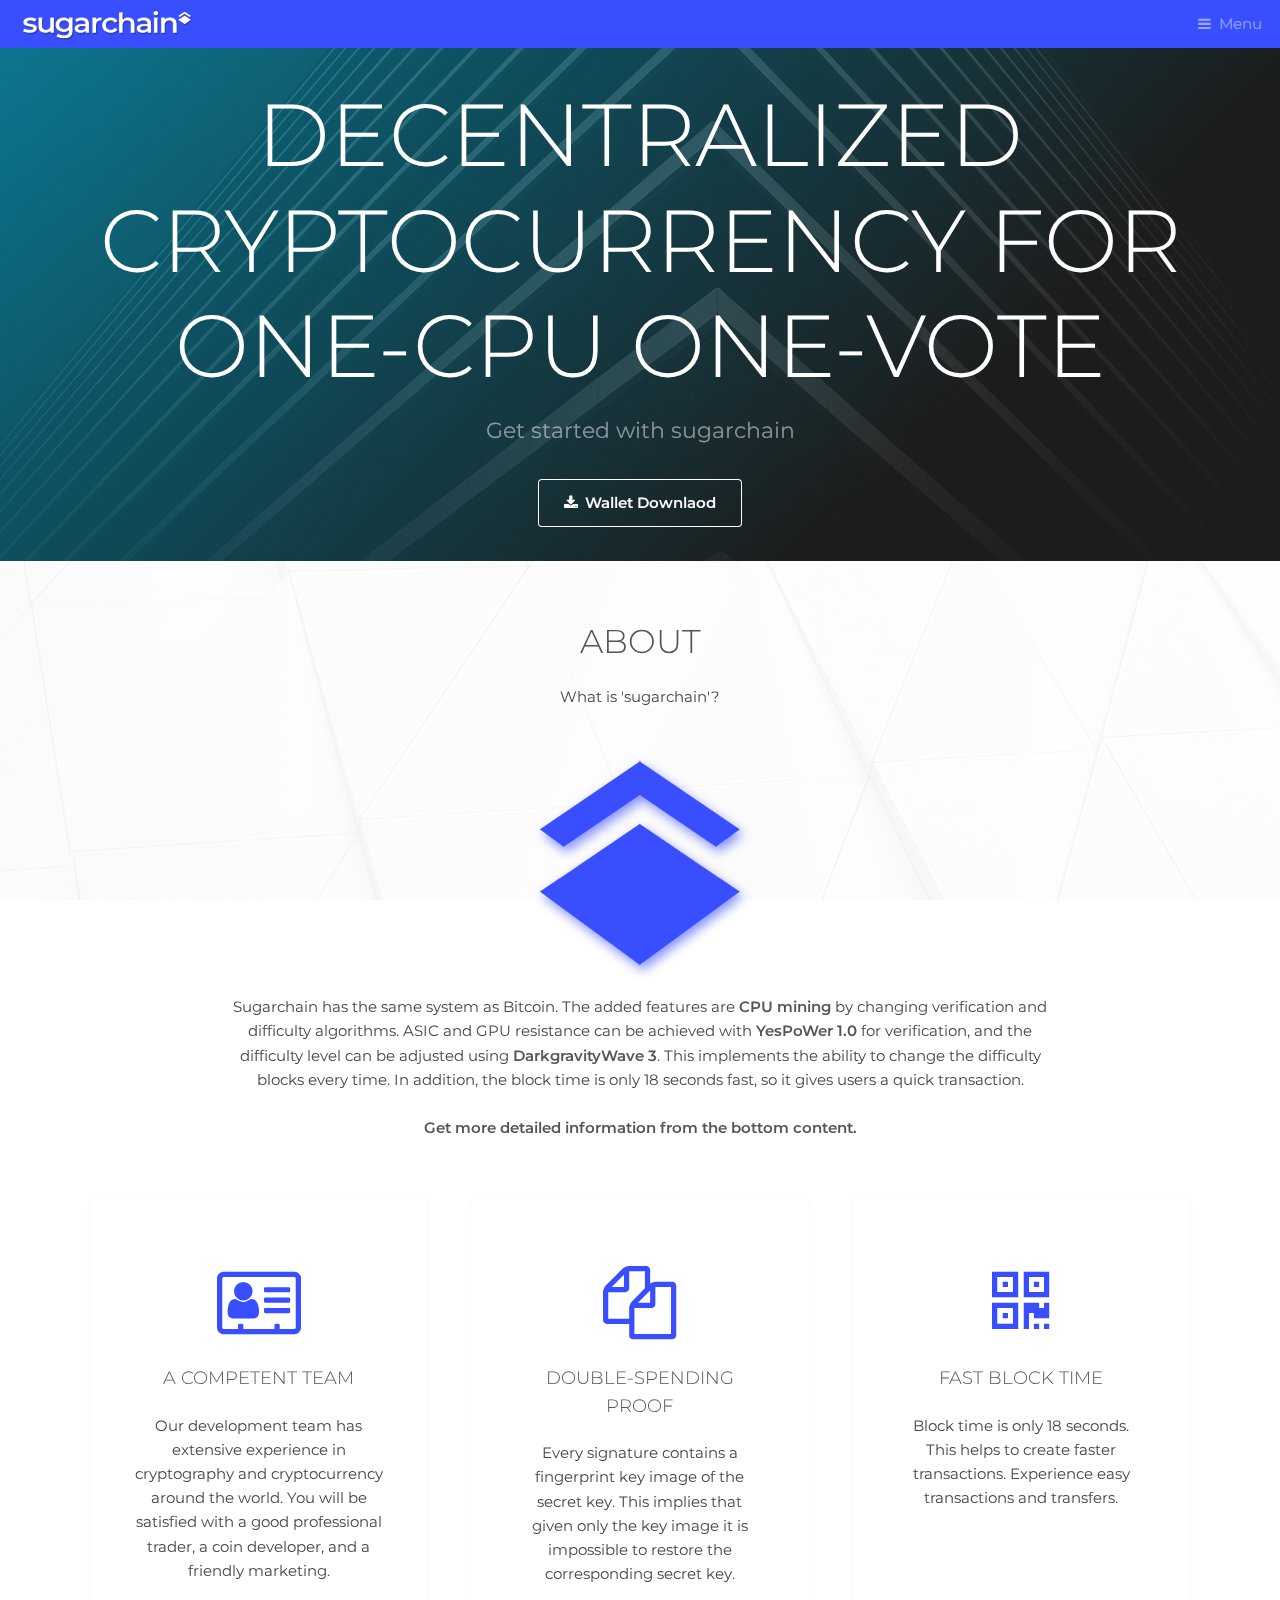
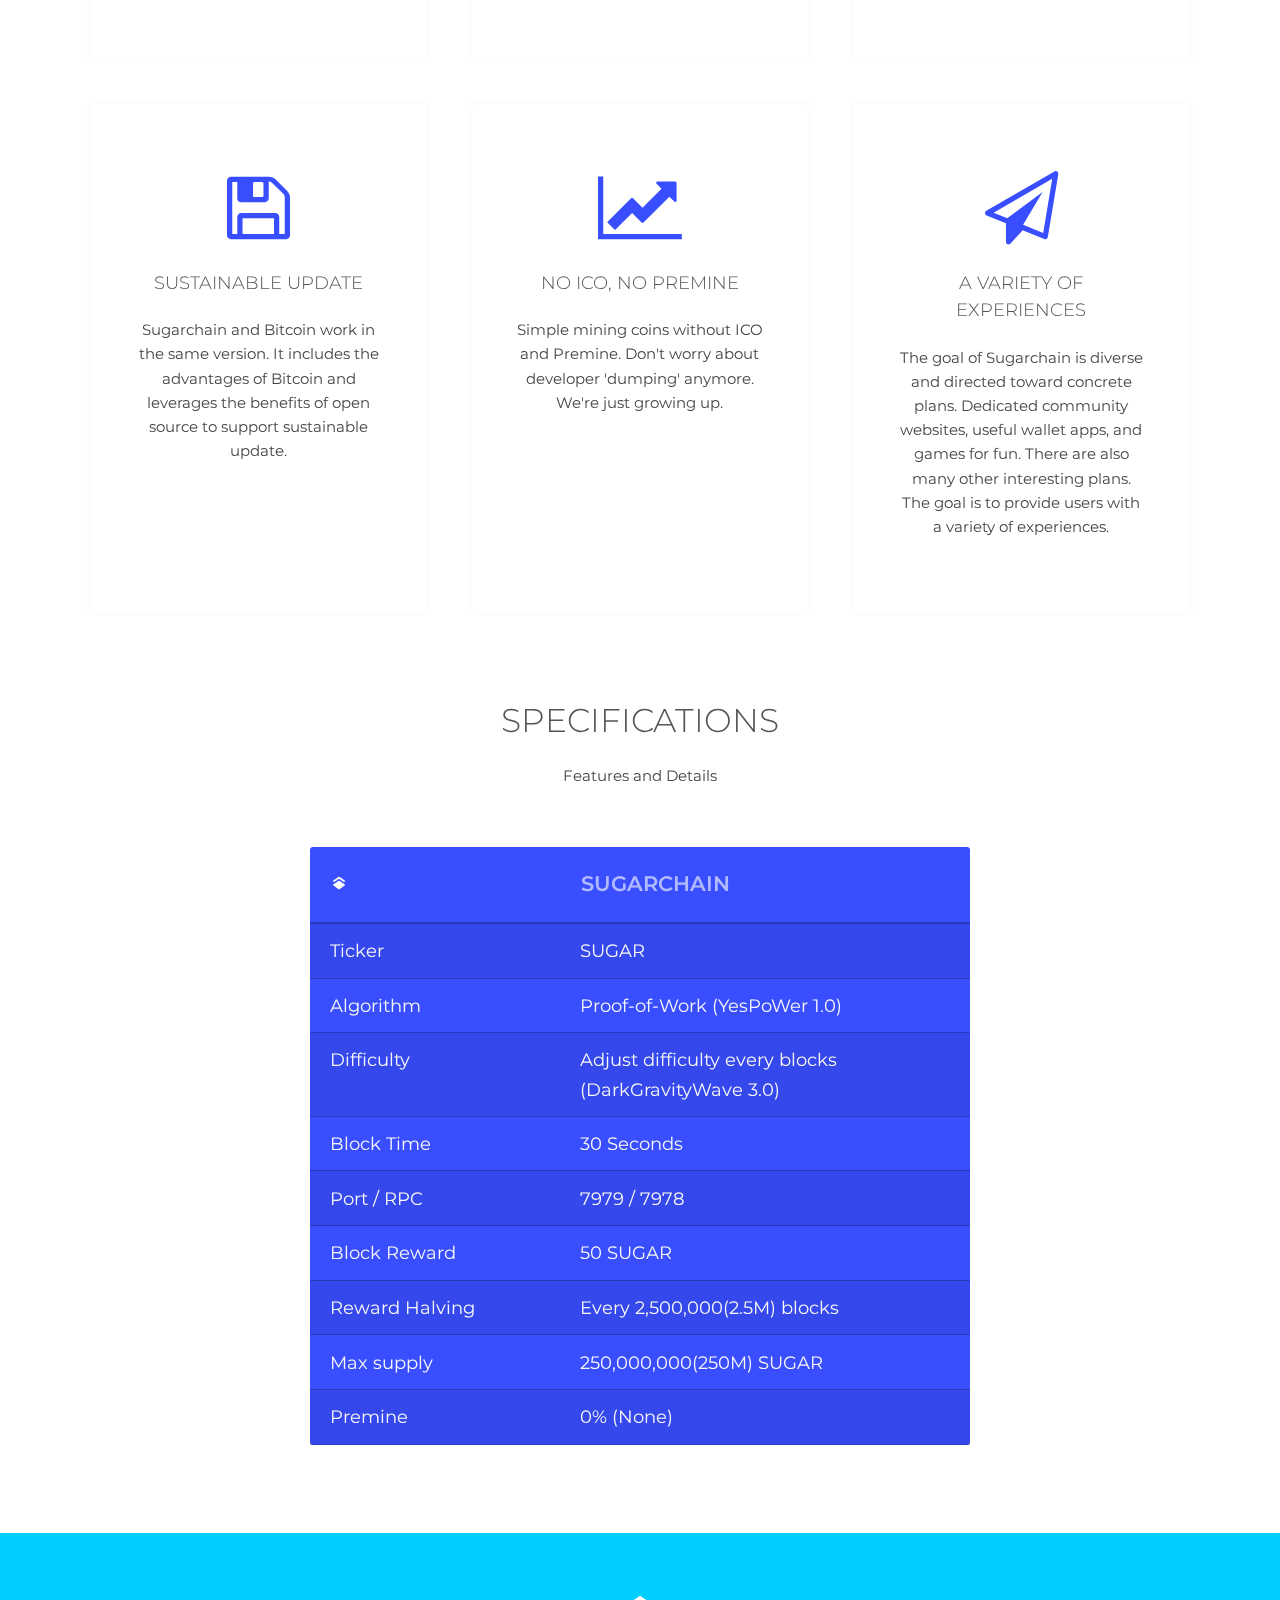
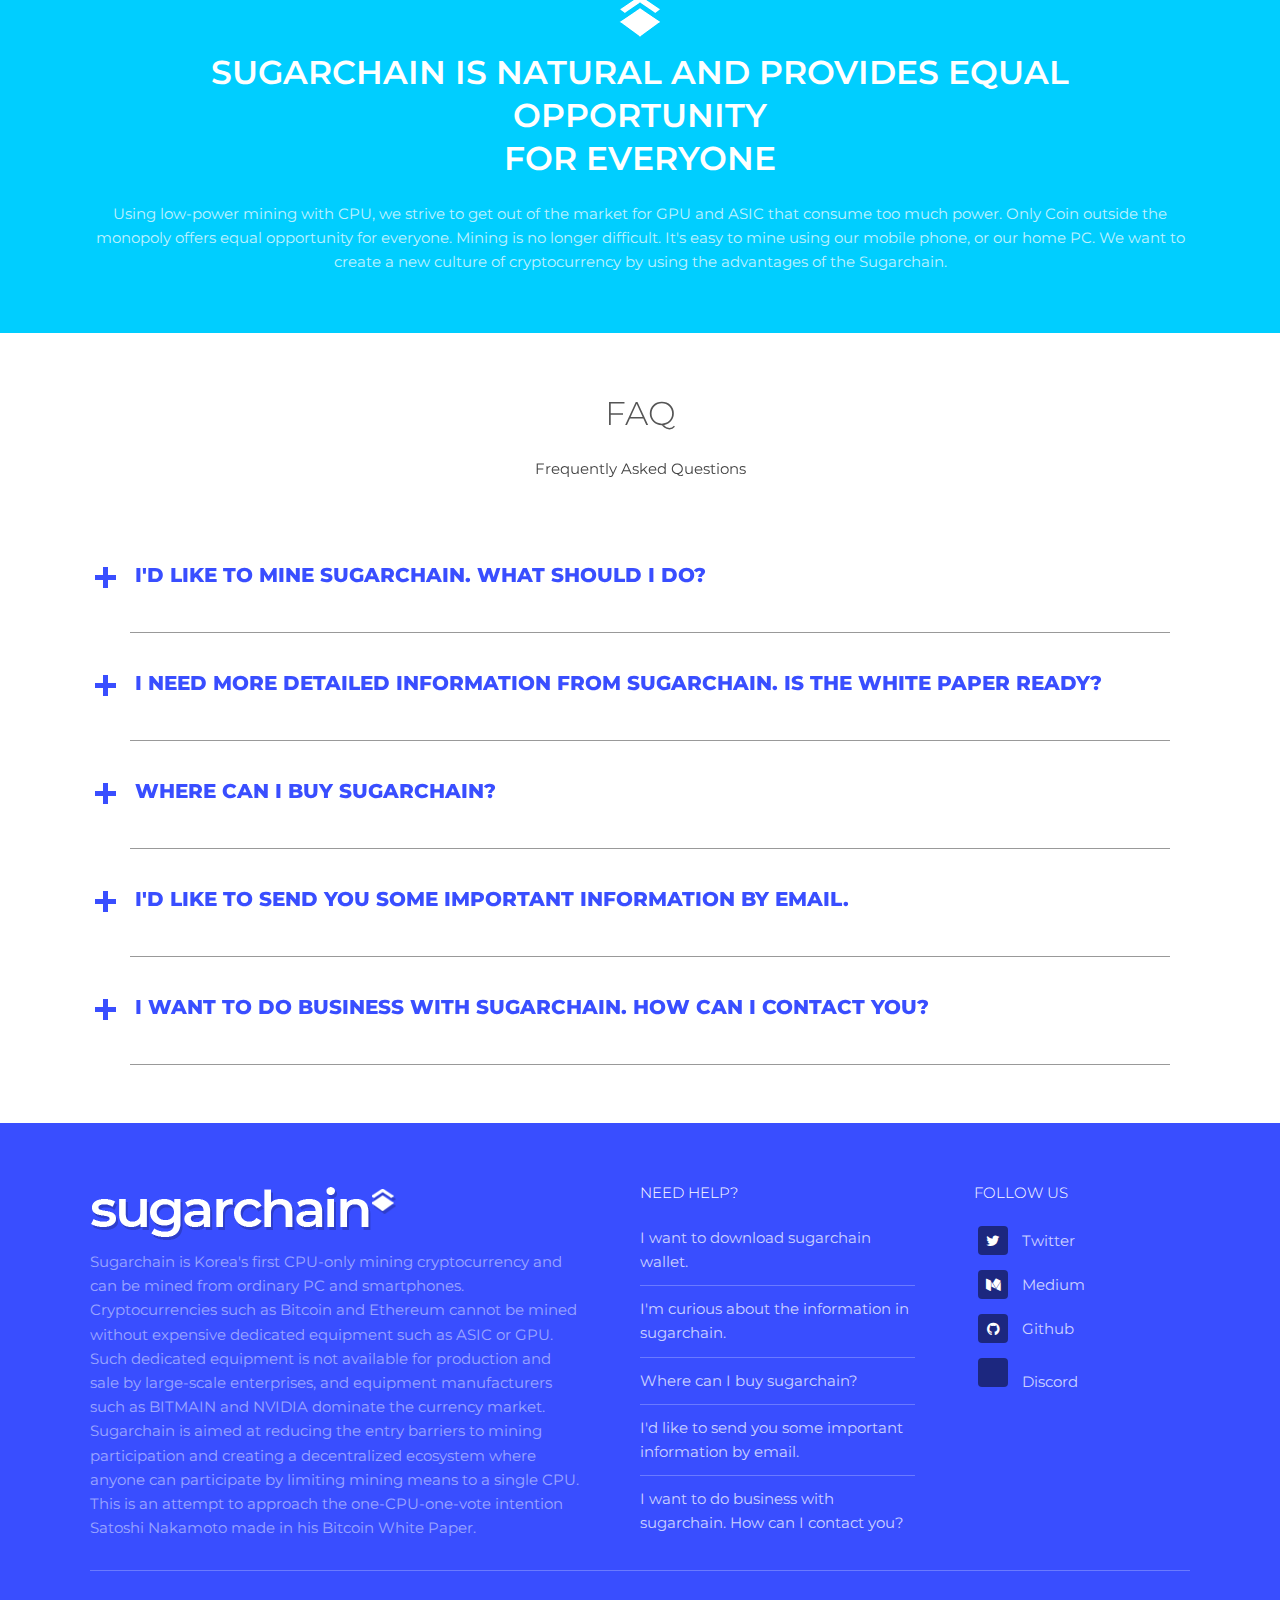
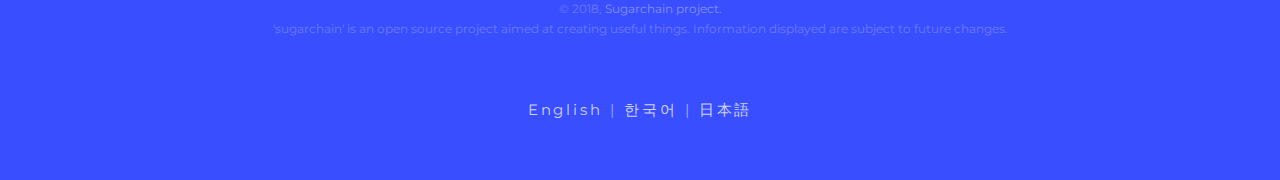
<file: sugarchain-web/index.html>
<!DOCTYPE HTML>

<html>
	<head>
        <meta charset="utf-8" />
		<title>SUGAR | sugarchain</title>
        <link rel='icon' type='image/png' href='images/192favicon.png'>
		<meta name="viewport" content="width=device-width, initial-scale=1, user-scalable=no" />
		<meta name="description" content="" />
		<meta name="keywords" content="" />
		<link rel="stylesheet" href="assets/css/main.css" />
		<link href="https://fonts.googleapis.com/css?family=Montserrat" rel="stylesheet">
		<link rel="stylesheet" href="https://use.fontawesome.com/releases/v5.5.0/css/all.css" integrity="sha384-B4dIYHKNBt8Bc12p+WXckhzcICo0wtJAoU8YZTY5qE0Id1GSseTk6S+L3BlXeVIU" crossorigin="anonymous">
	</head>
	<body class="is-preload">

<!-- Header -->
    <header id="header">
        <a class="logo" href="index.html"><img src="images/navmain.png" alt="" /></a>
        <nav>
            <a href="#menu">Menu</a>
        </nav>
    </header>

<!-- Nav -->
    <nav id="menu">
        <ul class="links">
            <li><a href="#">Web wallet</a></li>
            <li><a href="#">Explorer</a></li>
            <li><a href="#">White paper</a></li>
            <li><a href="#">How to mining</a></li>
            <li><a href="#">Mining pool list</a></li>
            <li><a href="#">Contact us</a></li>
        </ul>
    </nav>

<!-- Banner -->
    <section id="banner">
        <div class="inner">
            <h1>Decentralized cryptocurrency for one-CPU one-Vote</h1>
            <p>Get started with sugarchain</p>
            <a href="#" class="button icon fa-download">Wallet Downlaod</a>
        </div>
    </section>

<!-- About -->
    <section class="wrapper" style="padding-bottom: 0px;">
        <div class="inner">
            <header class="special">
                <h2>about</h2>
                  <p>What is 'sugarchain'?</p>
               <div class="image"><img src="images/mainlogo.png" alt="" /></div>
                <p>Sugarchain has the same system as Bitcoin. The added features are <strong>CPU mining</strong> by changing verification and difficulty algorithms. ASIC and GPU resistance can be achieved with <strong>YesPoWer 1.0</strong> for verification, and the difficulty level can be adjusted using <strong>DarkgravityWave 3</strong>. This implements the ability to change the difficulty blocks every time.
                In addition, the block time is only 18 seconds fast, so it gives users a quick transaction.<br><br><strong>Get more detailed information from the bottom content.</strong></p>
            </header>
            <div class="highlights">
                <section>
                    <div class="content">
                        <header>
                            <a href="#" class="icon fa-vcard-o"><span class="label">Icon</span></a>
                            <h3>a competent team</h3>
                        </header>
                        <p>Our development team has extensive experience in cryptography and cryptocurrency around the world. You will be satisfied with a good professional trader, a coin developer, and a friendly marketing.</p>
                    </div>
                </section>
                <section>
                    <div class="content">
                        <header>
                            <a href="#" class="icon fa-files-o"><span class="label">Icon</span></a>
                            <h3>double-spending proof</h3>
                        </header>
                        <p>Every signature contains a fingerprint key image of the secret key. This implies that given only the key image it is impossible to restore the corresponding secret key.</p>
                    </div>
                </section>
                <section>
                    <div class="content">
                        <header>
                            <a href="#" class="icon fa-qrcode"><span class="label">Icon</span></a>
                            <h3>Fast block time</h3>
                        </header>
                        <p>Block time is only 18 seconds. This helps to create faster transactions. Experience easy transactions and transfers.</p>
                    </div>
                </section>
                <section>
                    <div class="content">
                        <header>
                            <a href="#" class="icon fa-floppy-o"><span class="label">Icon</span></a>
                            <h3>Sustainable Update</h3>
                        </header>
                        <p>Sugarchain and Bitcoin work in the same version. It includes the advantages of Bitcoin and leverages the benefits of open source to support sustainable update.</p>
                    </div>
                </section>
                <section>
                    <div class="content">
                        <header>
                            <a href="#" class="icon fa-line-chart"><span class="label">Icon</span></a>
                            <h3>No ICO, No Premine</h3>
                        </header>
                        <p>Simple mining coins without ICO and Premine. Don't worry about developer 'dumping' anymore. We're just growing up.</p>
                    </div>
                </section>
                <section>
                    <div class="content">
                        <header>
                            <a href="#" class="icon fa-paper-plane-o"><span class="label">Icon</span></a>
                            <h3>a variety of experiences</h3>
                        </header>
                        <p>The goal of Sugarchain is diverse and directed toward concrete plans. Dedicated community websites, useful wallet apps, and games for fun. There are also many other interesting plans. The goal is to provide users with a variety of experiences.</p>
                    </div>
                </section>

            </div>
        </div>
    </section>

<!-- SPEC -->
    <section class="wrapper" style="padding-top: 50px;">
        <div class="inner">
            <header class="special">
                <h2>SPECIFICATIONS</h2>
                <p>Features and Details</p>
            </header>
            <table class="flat-table flat-table-1" style="margin-bottom: 4rem;">
                <thead>
                    <th><img src="images/cal.png" alt="" /style="width: 0.8em"></th>
                    <th>SUGARCHAIN</th>
                </thead>
                <tbody>
                    <tr>
                        <td>Ticker</td>
                        <td>SUGAR</td>
                    </tr>
                    <tr>
                        <td>Algorithm</td>
                        <td>Proof-of-Work (YesPoWer 1.0)</td>
                    </tr>
                    <tr>
                        <td>Difficulty</td>
                        <td>Adjust difficulty every blocks<br>(DarkGravityWave 3.0)</td>
                    </tr>
                    <tr>
                        <td>Block Time</td>
                        <td>30 Seconds</td>
                    </tr>
                    <tr>
                        <td>Port / RPC</td>
                        <td>7979 / 7978</td>
                    </tr>
                    <tr>
                        <td>Block Reward</td>
                        <td>50 SUGAR</td>
                    </tr>
                    <tr>
                        <td>Reward Halving</td>
                        <td>Every 2,500,000(2.5M) blocks</td>
                    </tr>
                    <tr>
                        <td>Max supply</td>
                        <td>250,000,000(250M) SUGAR</td>
                    </tr>		
                    <tr>
                        <td>Premine</td>
                        <td>0% (None)</td>
                    </tr>
                </tbody>
            </table>
        </div>
    </section>

<!-- CTA -->
    <section id="cta" class="wrapper">
        <div class="inner">
            <h2><img src="images/cal.png" alt="" /><strong><br>Sugarchain is natural and provides equal opportunity<br>for everyone</strong></h2>
            <p>Using low-power mining with CPU, we strive to get out of the market for GPU and ASIC that consume too much power. Only Coin outside the monopoly offers equal opportunity for everyone. Mining is no longer difficult. It's easy to mine using our mobile phone, or our home PC. We want to create a new culture of cryptocurrency by using the advantages of the Sugarchain.</p>
        </div>
    </section>

<!-- FAQ -->
    <div class="wrapper">
        <div class="inner">
            <header class="special">
                <h2>FAQ</h2>
                    <p>Frequently Asked Questions</p>
            </header>
          <ul class="faq">
            <li>
              <h3 class="question">I'd like to mine Sugarchain. What should I do?
                <div class="plus-minus-toggle collapsed"></div>
              </h3>
              <div class="answer">Answer. Donec vitae tellus risus. Aenean sed fermentum risus. Phasellus venenatis 
                ultricies dignissim. Nunc ante lectus, accumsan non porta at. Donec vitae tellus risus. Aenean sed 
                fermentum risus. Phasellus venenatis ultricies dignissim.</div>
            </li>
            <li>
              <h3 class="question">I need more detailed information from Sugarchain. Is the white paper ready?
                <div class="plus-minus-toggle collapsed"></div>
              </h3>
              <div class="answer">Answer. Donec vitae tellus risus. Aenean sed fermentum risus. Phasellus venenatis 
                ultricies dignissim. Nunc ante lectus, accumsan non porta at. Donec vitae tellus risus. Aenean sed 
                fermentum risus. Phasellus venenatis ultricies dignissim.</div>
            </li>
                <li>
              <h3 class="question">Where can I buy sugarchain?
                <div class="plus-minus-toggle collapsed"></div>
              </h3>
              <div class="answer">Answer. Donec vitae tellus risus. Aenean sed fermentum risus. Phasellus venenatis 
                ultricies dignissim. Nunc ante lectus, accumsan non porta at. Donec vitae tellus risus. Aenean sed 
                fermentum risus. Phasellus venenatis ultricies dignissim.</div>
            </li>
                <li>
              <h3 class="question">I'd like to send you some important information by email.
                <div class="plus-minus-toggle collapsed"></div>
              </h3>
              <div class="answer">Answer. Donec vitae tellus risus. Aenean sed fermentum risus. Phasellus venenatis 
                ultricies dignissim. Nunc ante lectus, accumsan non porta at. Donec vitae tellus risus. Aenean sed 
                fermentum risus. Phasellus venenatis ultricies dignissim.</div>
            </li>
                <li>
              <h3 class="question">I want to do business with sugarchain. How can I contact you?
                <div class="plus-minus-toggle collapsed"></div>
              </h3>
              <div class="answer">Answer. Donec vitae tellus risus. Aenean sed fermentum risus. Phasellus venenatis 
                ultricies dignissim. Nunc ante lectus, accumsan non porta at. Donec vitae tellus risus. Aenean sed 
                fermentum risus. Phasellus venenatis ultricies dignissim.</div>
            </li>
          </ul>
        </div>
    </div>

<!-- Footer -->
    <footer id="footer">
        <div class="inner">
            <div class="content">
                <section>
                    <div class="image"><img src="images/foologo.png" alt="" /></div>
                    
                    <p>Sugarchain is Korea's first CPU-only mining cryptocurrency and can be mined from ordinary PC and smartphones. Cryptocurrencies such as Bitcoin and Ethereum cannot be mined without expensive dedicated equipment such as ASIC or GPU. Such dedicated equipment is not available for production and sale by large-scale enterprises, and equipment manufacturers such as BITMAIN and NVIDIA dominate the currency market. Sugarchain is aimed at reducing the entry barriers to mining participation and creating a decentralized ecosystem where anyone can participate by limiting mining means to a single CPU. This is an attempt to approach the one-CPU-one-vote intention Satoshi Nakamoto made in his Bitcoin White Paper.</p>
                    
                </section>
                <section>
                    <h4>Need help?</h4>
                    <ul class="alt">
                        <li><a href="#">I want to download sugarchain wallet.</a></li>
                        <li><a href="#">I'm curious about the information in sugarchain.</a></li>
                        <li><a href="#">Where can I buy sugarchain?</a></li>
                        <li><a href="#">I'd like to send you some important information by email.</a></li>
                        <li><a href="#">I want to do business with sugarchain. How can I contact you?</a></li>
                    </ul>
                </section>
                <section>
                    <h4>FOLLOW US</h4>
                    <ul class="plain">
                        <li><a href="https://twitter.com/sugarchain_dev" target="_blank"><i class="icon fa-twitter"></i>Twitter</a></li>
                        <li><a href="https://medium.com/@sugarchain_dev" target="_blank"><i class="icon fa-medium"></i>Medium</a></li>
                        <li><a href="https://github.com/sugarchain" target="_blank"><i class="icon fa-github" ></i>Github</a></li>
                        <li><a href="https://discord.gg/JDCfAD" target="_blank"><i class="icon"><i class="fab fa-discord"></i></i>Discord</a></li>
                    </ul>
                </section>
            </div>
            <div class="copyright">
                &copy; 2018, <a href="https://github.com/sugarchain">Sugarchain project.</a><br>'sugarchain' is an open source project aimed at creating useful things. Information displayed are subject to future changes.
            </div>
            <div class="lang">
                <a href="index.html" target="_self">English</a> |
                <a href="/kr/index.html" target="_self">한국어</a> |
                <a href="/jp/index.html" target="_self">日本語</a>
            </div>
        </div>
    </footer>

<!-- Scripts -->
    <script src="assets/js/jquery.min.js"></script>
    <script src="assets/js/browser.min.js"></script>
    <script src="assets/js/breakpoints.min.js"></script>
    <script src="assets/js/util.js"></script>
    <script src="assets/js/main.js"></script>

	</body>
</html>
</file>
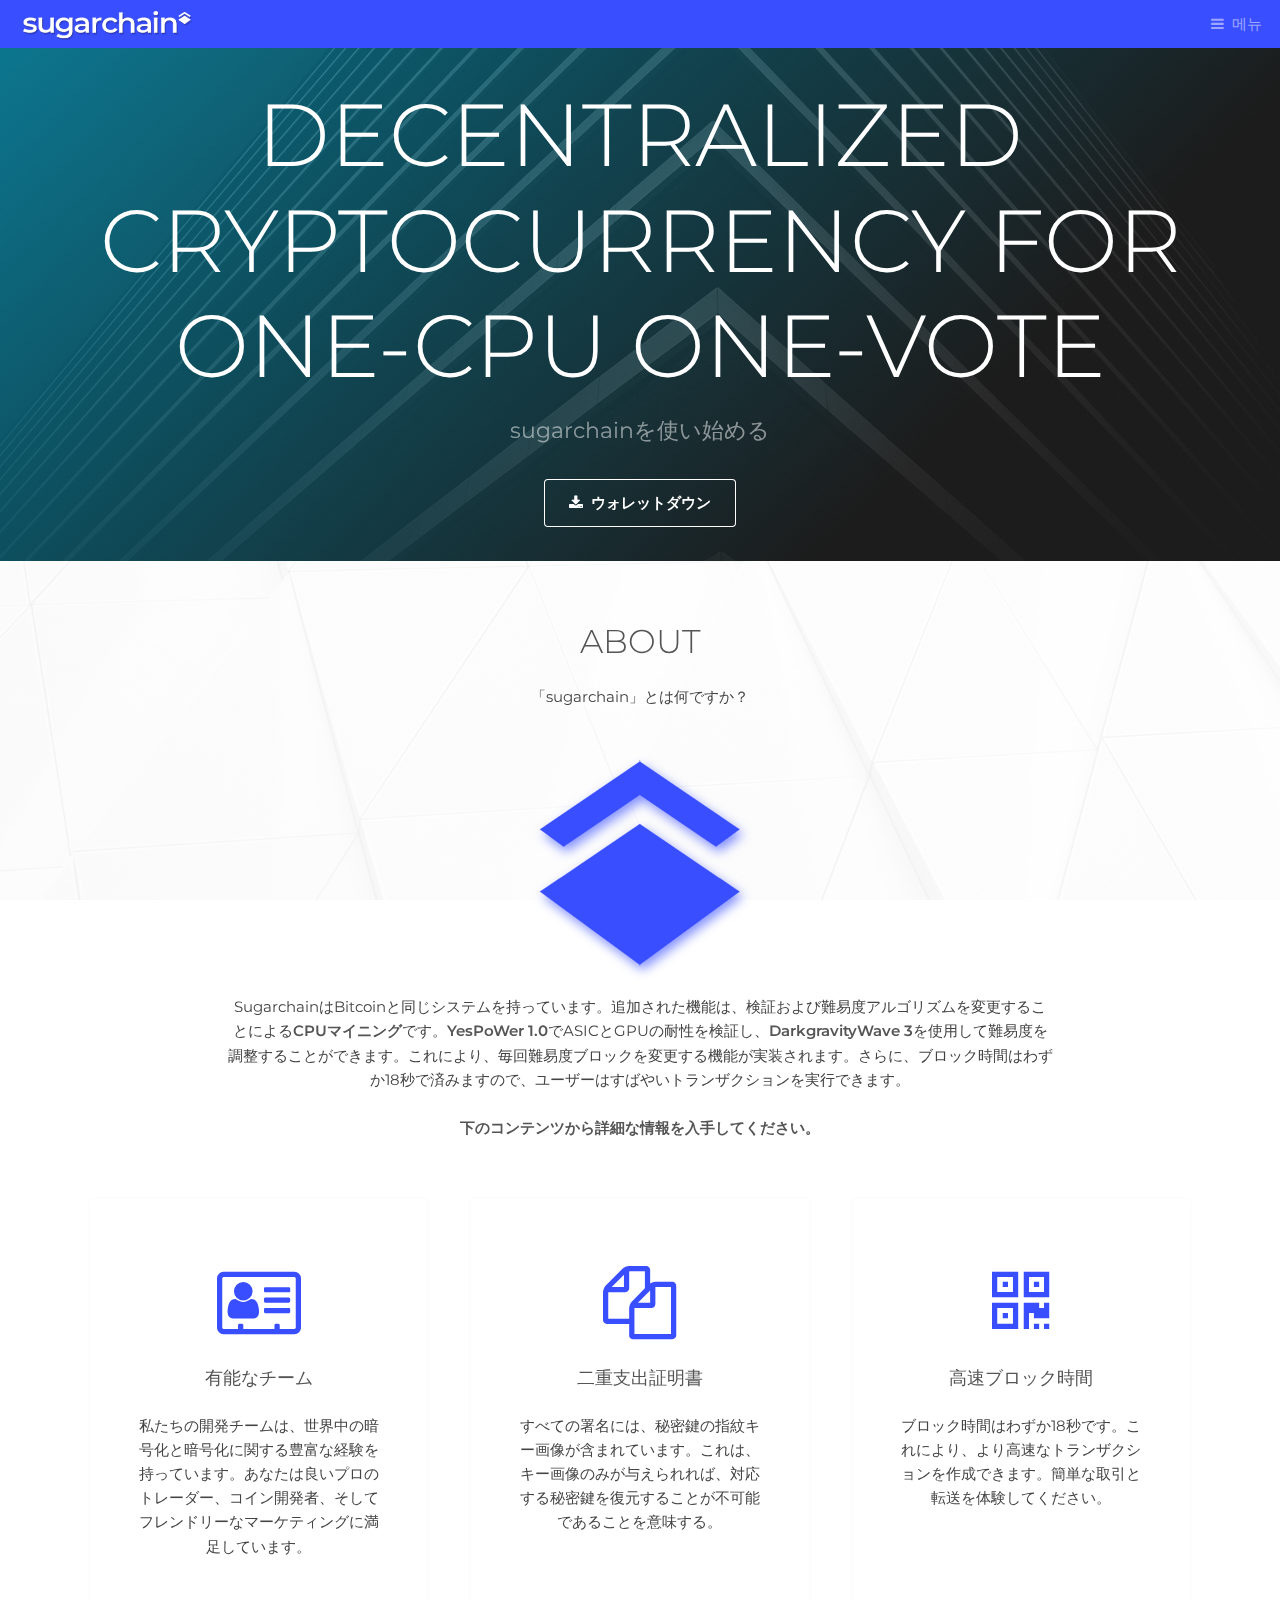
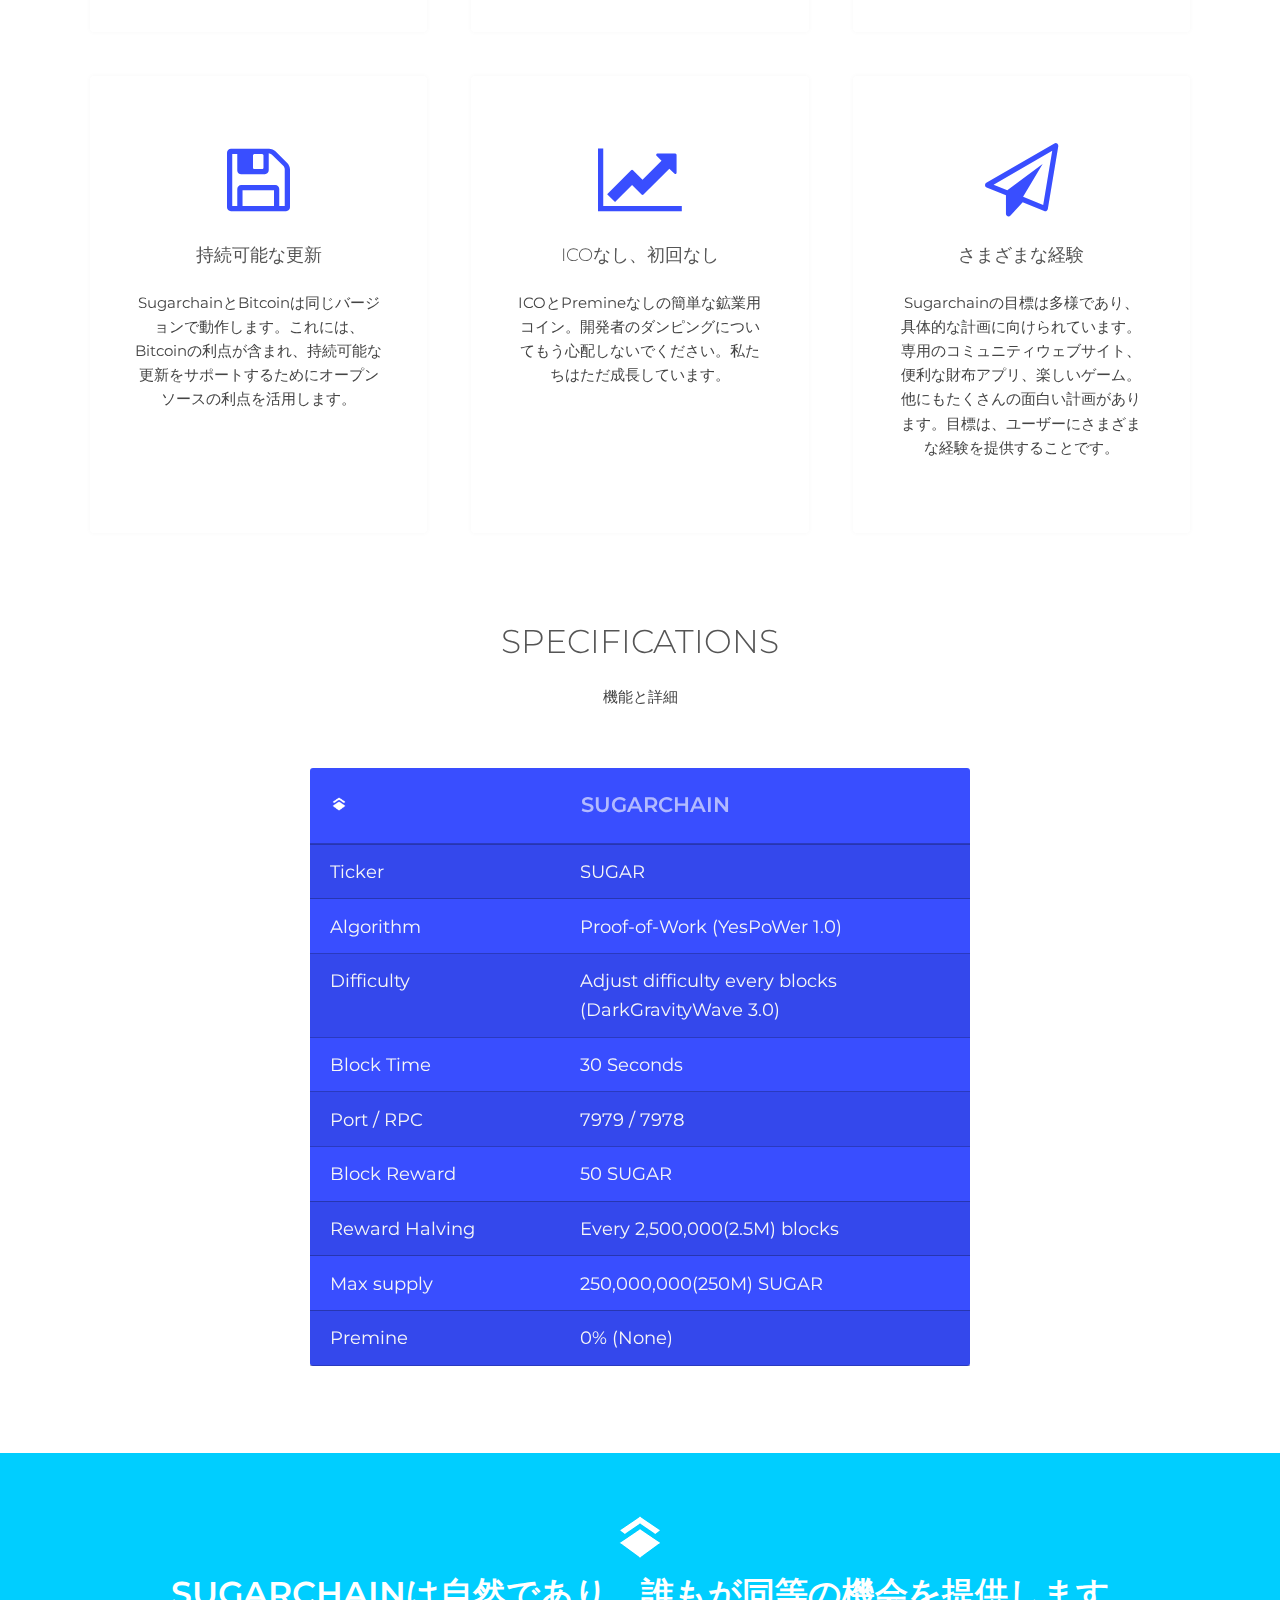
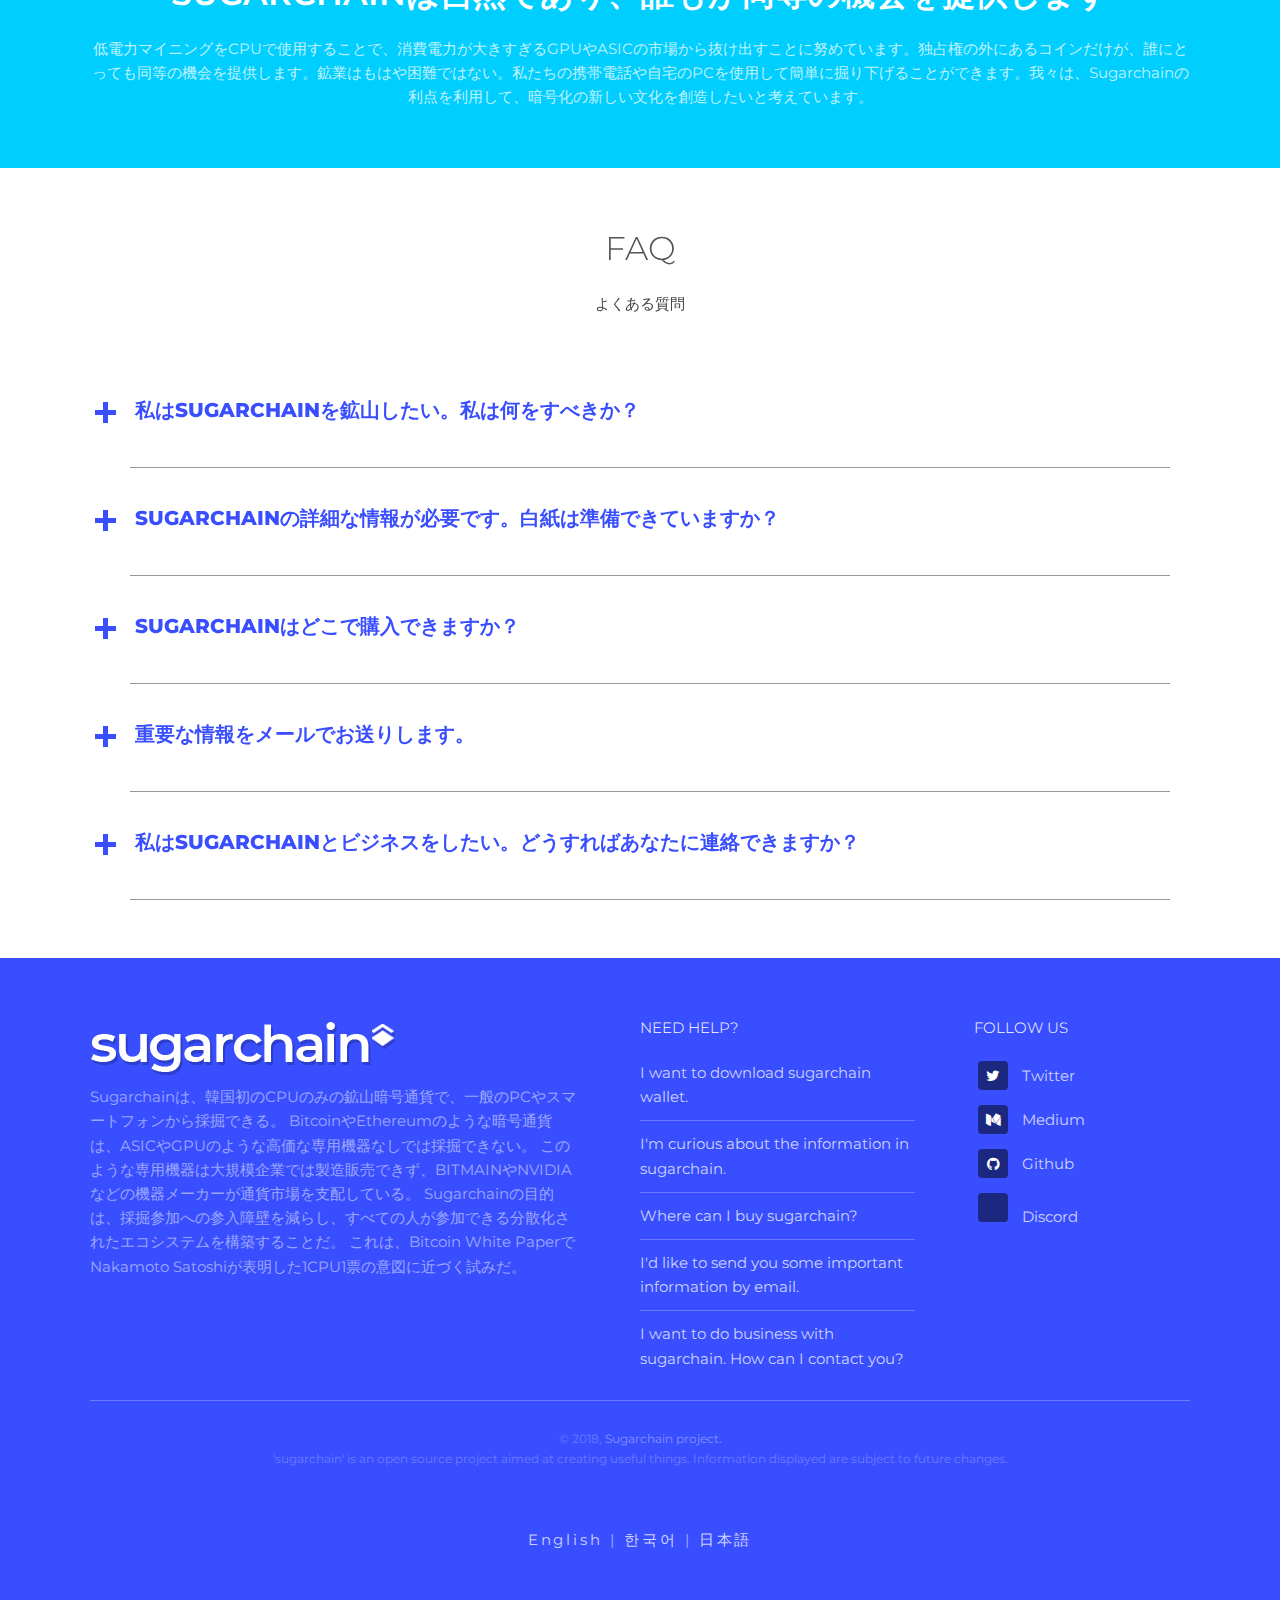
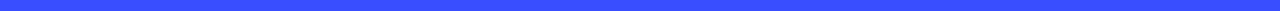
<file: sugarchain-web/jp/index.html>
<!DOCTYPE HTML>

<html>
	<head>
        <meta charset="utf-8" />
		<title>SUGAR | sugarchain</title>
        <link rel='icon' type='image/png' href='../images/192favicon.png'>
		<meta name="viewport" content="width=device-width, initial-scale=1, user-scalable=no" />
		<meta name="description" content="" />
		<meta name="keywords" content="" />
		<link rel="stylesheet" href="../assets/css/main.css" />
		<link href="https://fonts.googleapis.com/css?family=Montserrat" rel="stylesheet">
		<link rel="stylesheet" href="https://use.fontawesome.com/releases/v5.5.0/css/all.css" integrity="sha384-B4dIYHKNBt8Bc12p+WXckhzcICo0wtJAoU8YZTY5qE0Id1GSseTk6S+L3BlXeVIU" crossorigin="anonymous">
	</head>
	<body class="is-preload">

<!-- Header -->
    <header id="header">
        <a class="logo" href="../kr/index.html"><img src="../images/navmain.png" alt="" /></a>
        <nav>
            <a href="#menu">메뉴</a>
        </nav>
    </header>

<!-- Nav -->
    <nav id="menu">
        <ul class="links">
            <li><a href="#">Web wallet</a></li>
            <li><a href="#">Explorer</a></li>
            <li><a href="#">White paper</a></li>
            <li><a href="#">How to mining</a></li>
            <li><a href="#">Mining pool list</a></li>
            <li><a href="#">Contact us</a></li>
        </ul>
    </nav>

<!-- Banner -->
    <section id="banner">
        <div class="inner">
            <h1>Decentralized cryptocurrency for one-CPU one-Vote</h1>
            <p>sugarchainを使い始める</p>
            <a href="#" class="button icon fa-download">ウォレットダウン</a>
        </div>
    </section>

<!-- About -->
    <section class="wrapper" style="padding-bottom: 0px;">
        <div class="inner">
            <header class="special">
                <h2>ABOUT</h2>
                  <p>「sugarchain」とは何ですか？</p>
               <div class="image"><img src="../images/mainlogo.png" alt="" /></div>
                <p>SugarchainはBitcoinと同じシステムを持っています。追加された機能は、検証および難易度アルゴリズムを変更することによる<strong>CPUマイニング</strong>です。<strong>YesPoWer 1.0</strong>でASICとGPUの耐性を検証し、<strong>DarkgravityWave 3</strong>を使用して難易度を調整することができます。これにより、毎回難易度ブロックを変更する機能が実装されます。さらに、ブロック時間はわずか18秒で済みますので、ユーザーはすばやいトランザクションを実行できます。
                <br><br><strong>下のコンテンツから詳細な情報を入手してください。</strong></p>
            </header>
            <div class="highlights">
                <section>
                    <div class="content">
                        <header>
                            <a href="#" class="icon fa-vcard-o"><span class="label">Icon</span></a>
                            <h3>有能なチーム</h3>
                        </header>
                        <p>私たちの開発チームは、世界中の暗号化と暗号化に関する豊富な経験を持っています。あなたは良いプロのトレーダー、コイン開発者、そしてフレンドリーなマーケティングに満足しています。</p>
                    </div>
                </section>
                <section>
                    <div class="content">
                        <header>
                            <a href="#" class="icon fa-files-o"><span class="label">Icon</span></a>
                            <h3>二重支出証明書</h3>
                        </header>
                        <p>すべての署名には、秘密鍵の指紋キー画像が含まれています。これは、キー画像のみが与えられれば、対応する秘密鍵を復元することが不可能であることを意味する。</p>
                    </div>
                </section>
                <section>
                    <div class="content">
                        <header>
                            <a href="#" class="icon fa-qrcode"><span class="label">Icon</span></a>
                            <h3>高速ブロック時間</h3>
                        </header>
                        <p>ブロック時間はわずか18秒です。これにより、より高速なトランザクションを作成できます。簡単な取引と転送を体験してください。</p>
                    </div>
                </section>
                <section>
                    <div class="content">
                        <header>
                            <a href="#" class="icon fa-floppy-o"><span class="label">Icon</span></a>
                            <h3>持続可能な更新</h3>
                        </header>
                        <p>SugarchainとBitcoinは同じバージョンで動作します。これには、Bitcoinの利点が含まれ、持続可能な更新をサポートするためにオープンソースの利点を活用します。</p>
                    </div>
                </section>
                <section>
                    <div class="content">
                        <header>
                            <a href="#" class="icon fa-line-chart"><span class="label">Icon</span></a>
                            <h3>ICOなし、初回なし</h3>
                        </header>
                        <p>ICOとPremineなしの簡単な鉱業用コイン。開発者のダンピングについてもう心配しないでください。私たちはただ成長しています。</p>
                    </div>
                </section>
                <section>
                    <div class="content">
                        <header>
                            <a href="#" class="icon fa-paper-plane-o"><span class="label">Icon</span></a>
                            <h3>さまざまな経験</h3>
                        </header>
                        <p>Sugarchainの目標は多様であり、具体的な計画に向けられています。専用のコミュニティウェブサイト、便利な財布アプリ、楽しいゲーム。他にもたくさんの面白い計画があります。目標は、ユーザーにさまざまな経験を提供することです。</p>
                    </div>
                </section>

            </div>
        </div>
    </section>

<!-- SPEC -->
    <section class="wrapper" style="padding-top: 50px;">
        <div class="inner">
            <header class="special">
                <h2>SPECIFICATIONS</h2>
                <p>機能と詳細</p>
            </header>
            <table class="flat-table flat-table-1" style="margin-bottom: 4rem;">
                <thead>
                    <th><img src="../images/cal.png" alt="" /style="width: 0.8em"></th>
                    <th>SUGARCHAIN</th>
                </thead>
                <tbody>
                    <tr>
                        <td>Ticker</td>
                        <td>SUGAR</td>
                    </tr>
                    <tr>
                        <td>Algorithm</td>
                        <td>Proof-of-Work (YesPoWer 1.0)</td>
                    </tr>
                    <tr>
                        <td>Difficulty</td>
                        <td>Adjust difficulty every blocks<br>(DarkGravityWave 3.0)</td>
                    </tr>
                    <tr>
                        <td>Block Time</td>
                        <td>30 Seconds</td>
                    </tr>
                    <tr>
                        <td>Port / RPC</td>
                        <td>7979 / 7978</td>
                    </tr>
                    <tr>
                        <td>Block Reward</td>
                        <td>50 SUGAR</td>
                    </tr>
                    <tr>
                        <td>Reward Halving</td>
                        <td>Every 2,500,000(2.5M) blocks</td>
                    </tr>
                    <tr>
                        <td>Max supply</td>
                        <td>250,000,000(250M) SUGAR</td>
                    </tr>		
                    <tr>
                        <td>Premine</td>
                        <td>0% (None)</td>
                    </tr>
                </tbody>
            </table>
        </div>
    </section>

<!-- CTA -->
    <section id="cta" class="wrapper">
        <div class="inner">
            <h2><img src="../images/cal.png" alt="" /><strong><br>SUGARCHAINは自然であり、誰もが同等の機会を提供します</strong></h2>
            <p>低電力マイニングをCPUで使用することで、消費電力が大きすぎるGPUやASICの市場から抜け出すことに努めています。独占権の外にあるコインだけが、誰にとっても同等の機会を提供します。鉱業はもはや困難ではない。私たちの携帯電話や自宅のPCを使用して簡単に掘り下げることができます。我々は、Sugarchainの利点を利用して、暗号化の新しい文化を創造したいと考えています。</p>
        </div>
    </section>

<!-- FAQ -->
    <div class="wrapper">
        <div class="inner">
            <header class="special">
                <h2>FAQ</h2>
                    <p>よくある質問</p>
            </header>
          <ul class="faq">
            <li>
              <h3 class="question">私はSUGARCHAINを鉱山したい。私は何をすべきか？
                <div class="plus-minus-toggle collapsed"></div>
              </h3>
              <div class="answer">Answer. Donec vitae tellus risus. Aenean sed fermentum risus. Phasellus venenatis 
                ultricies dignissim. Nunc ante lectus, accumsan non porta at. Donec vitae tellus risus. Aenean sed 
                fermentum risus. Phasellus venenatis ultricies dignissim.</div>
            </li>
            <li>
              <h3 class="question">SUGARCHAINの詳細な情報が必要です。白紙は準備できていますか？
                <div class="plus-minus-toggle collapsed"></div>
              </h3>
              <div class="answer">Answer. Donec vitae tellus risus. Aenean sed fermentum risus. Phasellus venenatis 
                ultricies dignissim. Nunc ante lectus, accumsan non porta at. Donec vitae tellus risus. Aenean sed 
                fermentum risus. Phasellus venenatis ultricies dignissim.</div>
            </li>
                <li>
              <h3 class="question">SUGARCHAINはどこで購入できますか？
                <div class="plus-minus-toggle collapsed"></div>
              </h3>
              <div class="answer">Answer. Donec vitae tellus risus. Aenean sed fermentum risus. Phasellus venenatis 
                ultricies dignissim. Nunc ante lectus, accumsan non porta at. Donec vitae tellus risus. Aenean sed 
                fermentum risus. Phasellus venenatis ultricies dignissim.</div>
            </li>
                <li>
              <h3 class="question">重要な情報をメールでお送りします。
                <div class="plus-minus-toggle collapsed"></div>
              </h3>
              <div class="answer">Answer. Donec vitae tellus risus. Aenean sed fermentum risus. Phasellus venenatis 
                ultricies dignissim. Nunc ante lectus, accumsan non porta at. Donec vitae tellus risus. Aenean sed 
                fermentum risus. Phasellus venenatis ultricies dignissim.</div>
            </li>
                <li>
              <h3 class="question">私はSUGARCHAINとビジネスをしたい。どうすればあなたに連絡できますか？
                <div class="plus-minus-toggle collapsed"></div>
              </h3>
              <div class="answer">Answer. Donec vitae tellus risus. Aenean sed fermentum risus. Phasellus venenatis 
                ultricies dignissim. Nunc ante lectus, accumsan non porta at. Donec vitae tellus risus. Aenean sed 
                fermentum risus. Phasellus venenatis ultricies dignissim.</div>
            </li>
          </ul>
        </div>
    </div>

<!-- Footer -->
    <footer id="footer">
        <div class="inner">
            <div class="content">
                <section>
                    <div class="image"><img src="../images/foologo.png" alt="" /></div>
                    
                    <p>Sugarchainは、韓国初のCPUのみの鉱山暗号通貨で、一般のPCやスマートフォンから採掘できる。 BitcoinやEthereumのような暗号通貨は、ASICやGPUのような高価な専用機器なしでは採掘できない。 このような専用機器は大規模企業では製造販売できず、BITMAINやNVIDIAなどの機器メーカーが通貨市場を支配している。 Sugarchainの目的は、採掘参加への参入障壁を減らし、すべての人が参加できる分散化されたエコシステムを構築することだ。 これは、Bitcoin White PaperでNakamoto Satoshiが表明した1CPU1票の意図に近づく試みだ。</p>
                    
                </section>
                <section>
                    <h4>Need help?</h4>
                    <ul class="alt">
                        <li><a href="#">I want to download sugarchain wallet.</a></li>
                        <li><a href="#">I'm curious about the information in sugarchain.</a></li>
                        <li><a href="#">Where can I buy sugarchain?</a></li>
                        <li><a href="#">I'd like to send you some important information by email.</a></li>
                        <li><a href="#">I want to do business with sugarchain. How can I contact you?</a></li>
                    </ul>
                </section>
                <section>
                    <h4>FOLLOW US</h4>
                    <ul class="plain">
                        <li><a href="https://twitter.com/sugarchain_dev" target="_blank"><i class="icon fa-twitter"></i>Twitter</a></li>
                        <li><a href="https://medium.com/@sugarchain_dev" target="_blank"><i class="icon fa-medium"></i>Medium</a></li>
                        <li><a href="https://github.com/sugarchain" target="_blank"><i class="icon fa-github" ></i>Github</a></li>
                        <li><a href="https://discord.gg/JDCfAD" target="_blank"><i class="icon"><i class="fab fa-discord"></i></i>Discord</a></li>
                    </ul>
                </section>
            </div>
            <div class="copyright">
                &copy; 2018, <a href="https://github.com/sugarchain">Sugarchain project.</a><br>'sugarchain' is an open source project aimed at creating useful things. Information displayed are subject to future changes.
            </div>
            <div class="lang">
                <a href="../index.html" target="_self">English</a> |
                <a href="/kr/index.html" target="_self">한국어</a> |
                <a href="index.html" target="_self">日本語</a>
            </div>
        </div>
    </footer>

<!-- Scripts -->
    <script src="../assets/js/jquery.min.js"></script>
    <script src="../assets/js/browser.min.js"></script>
    <script src="../assets/js/breakpoints.min.js"></script>
    <script src="../assets/js/util.js"></script>
    <script src="../assets/js/main.js"></script>

	</body>
</html>
</file>
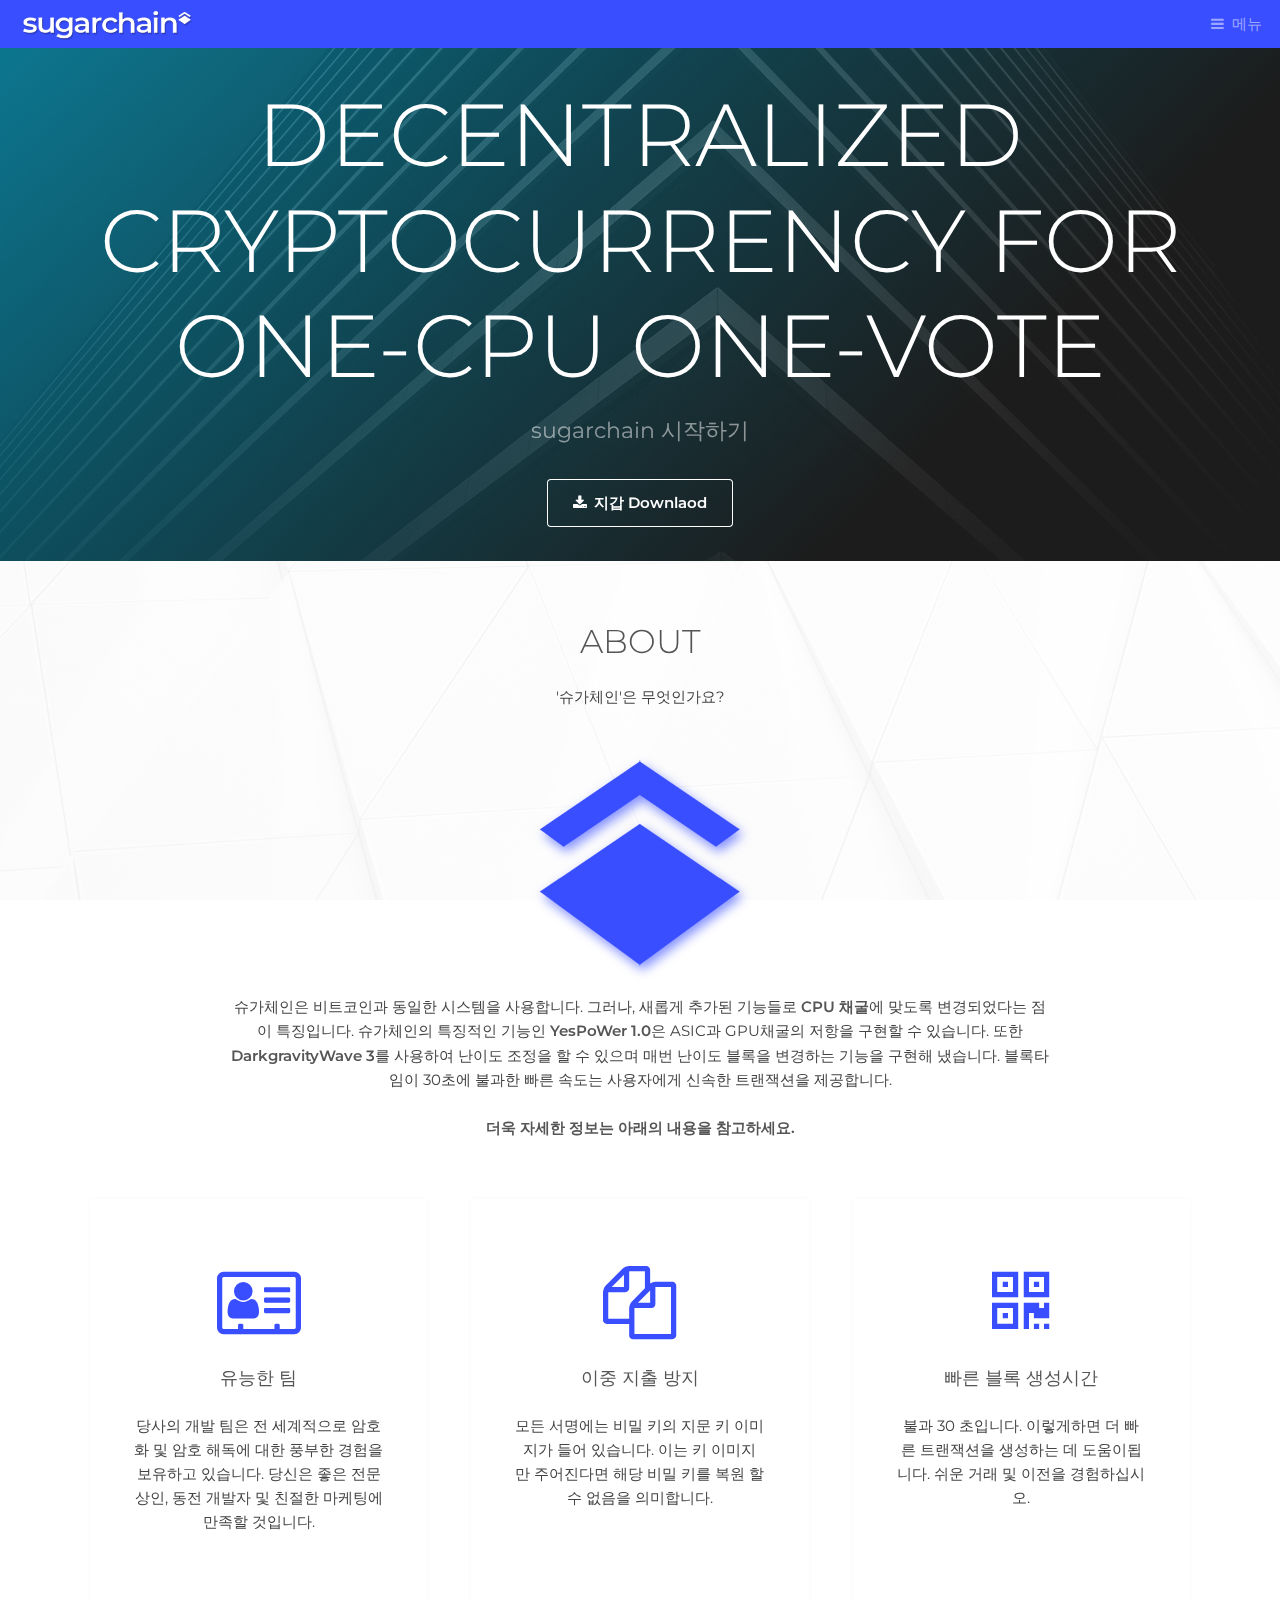
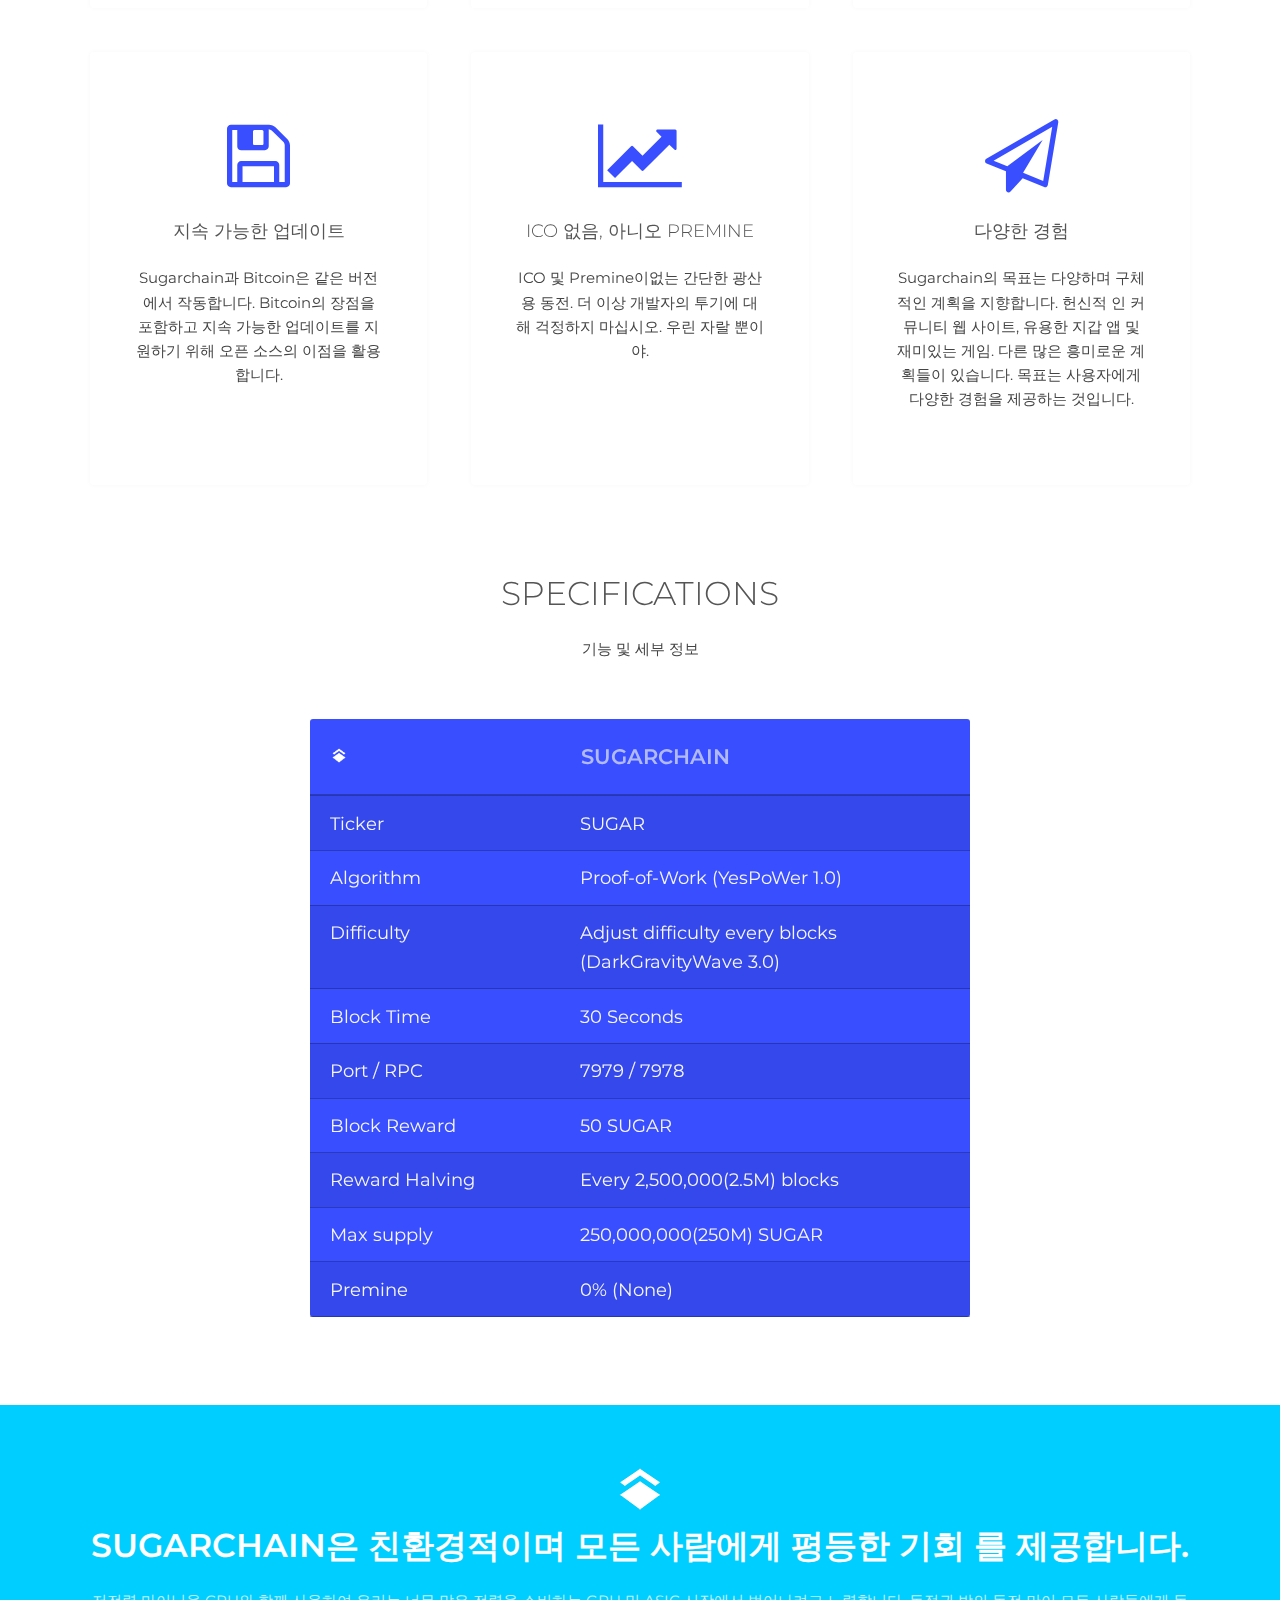
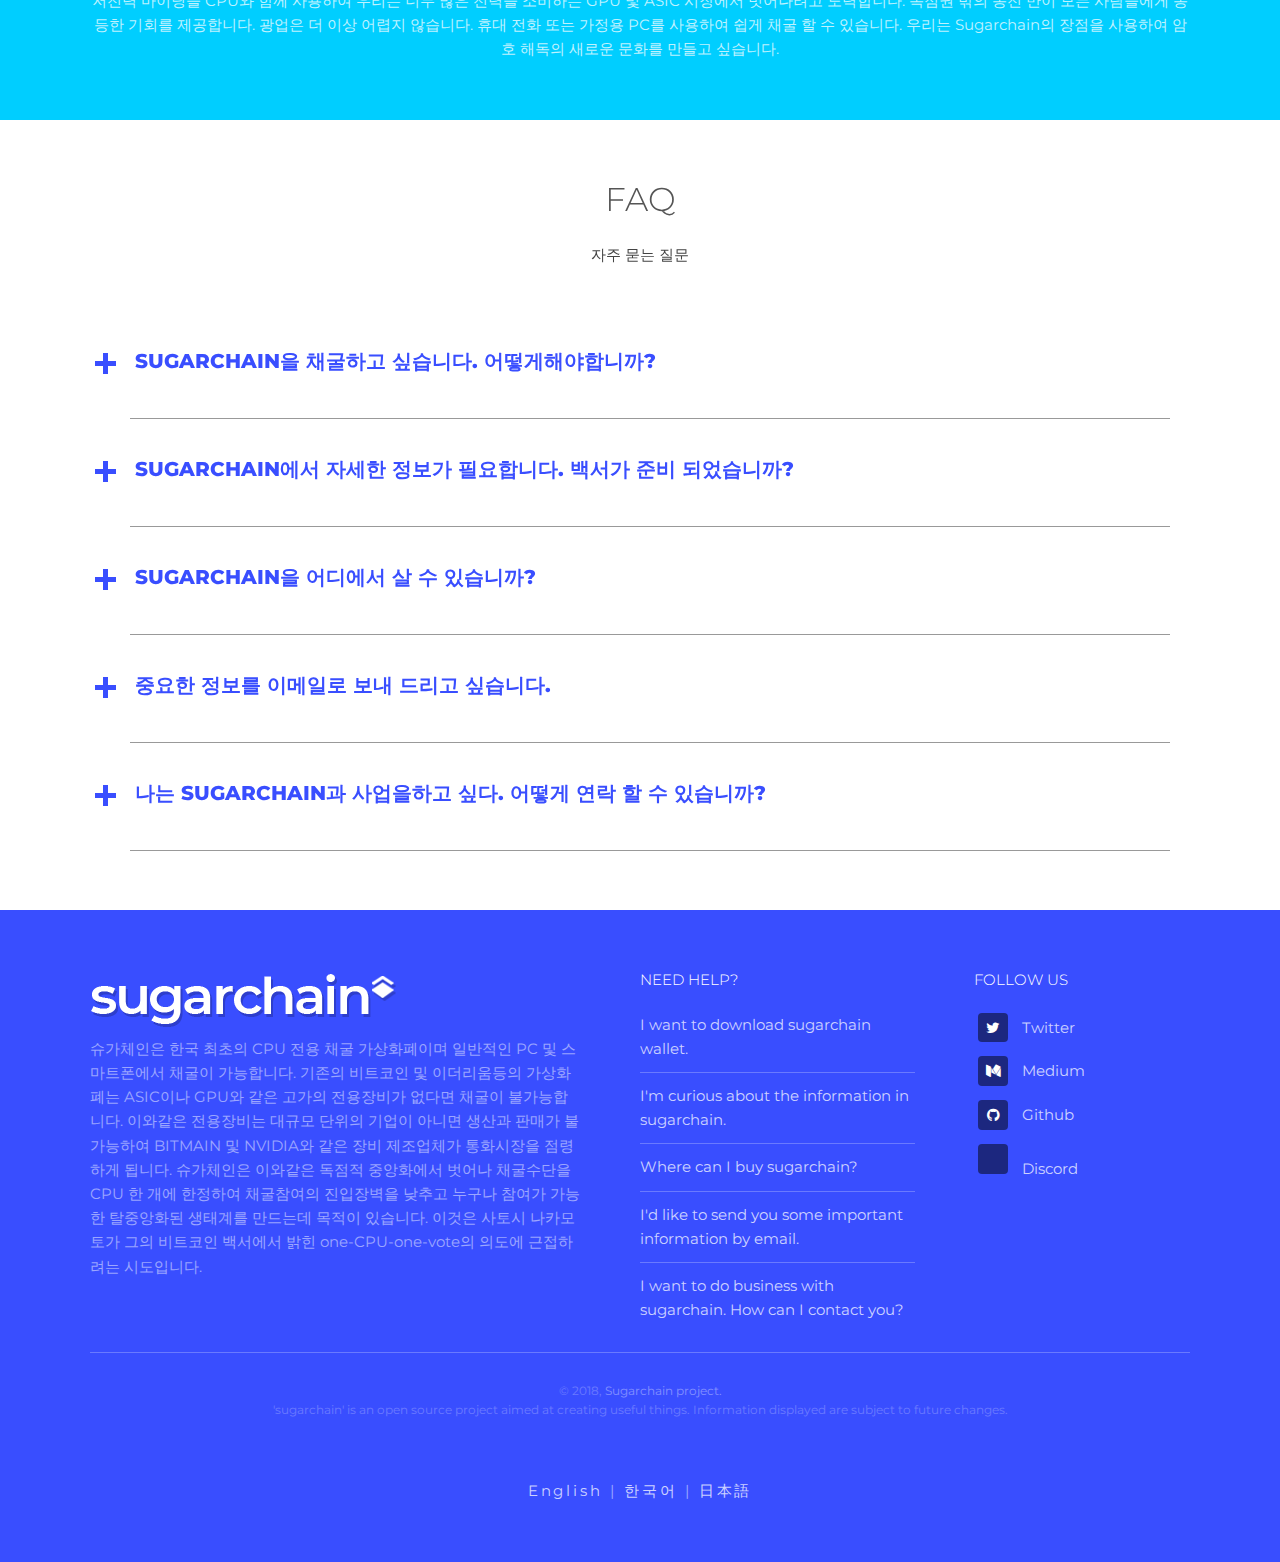
<file: sugarchain-web/kr/index.html>
<!DOCTYPE HTML>

<html>
	<head>
        <meta charset="utf-8" />
		<title>SUGAR | sugarchain</title>
        <link rel='icon' type='image/png' href='../images/192favicon.png'>
		<meta name="viewport" content="width=device-width, initial-scale=1, user-scalable=no" />
		<meta name="description" content="" />
		<meta name="keywords" content="" />
		<link rel="stylesheet" href="../assets/css/main.css" />
		<link href="https://fonts.googleapis.com/css?family=Montserrat" rel="stylesheet">
		<link rel="stylesheet" href="https://use.fontawesome.com/releases/v5.5.0/css/all.css" integrity="sha384-B4dIYHKNBt8Bc12p+WXckhzcICo0wtJAoU8YZTY5qE0Id1GSseTk6S+L3BlXeVIU" crossorigin="anonymous">
	</head>
	<body class="is-preload">

<!-- Header -->
    <header id="header">
        <a class="logo" href="../kr/index.html"><img src="../images/navmain.png" alt="" /></a>
        <nav>
            <a href="#menu">메뉴</a>
        </nav>
    </header>

<!-- Nav -->
    <nav id="menu">
        <ul class="links">
            <li><a href="#">Web wallet</a></li>
            <li><a href="#">Explorer</a></li>
            <li><a href="#">White paper</a></li>
            <li><a href="#">How to mining</a></li>
            <li><a href="#">Mining pool list</a></li>
            <li><a href="#">Contact us</a></li>
        </ul>
    </nav>

<!-- Banner -->
    <section id="banner">
        <div class="inner">
            <h1>Decentralized cryptocurrency for one-CPU one-Vote</h1>
            <p>sugarchain 시작하기</p>
            <a href="#" class="button icon fa-download">지갑 Downlaod</a>
        </div>
    </section>

<!-- About -->
    <section class="wrapper" style="padding-bottom: 0px;">
        <div class="inner">
            <header class="special">
                <h2>ABOUT</h2>
                  <p>'슈가체인'은 무엇인가요?</p>
               <div class="image"><img src="../images/mainlogo.png" alt="" /></div>
                <p>슈가체인은 비트코인과 동일한 시스템을 사용합니다. 그러나, 새롭게 추가된 기능들로 <strong>CPU 채굴</strong>에 맞도록 변경되었다는 점이 특징입니다. 슈가체인의 특징적인 기능인 <strong>YesPoWer 1.0</strong>은 ASIC과 GPU채굴의 저항을 구현할 수 있습니다. 또한 <strong>DarkgravityWave 3</strong>를 사용하여 난이도 조정을 할 수 있으며 매번 난이도 블록을 변경하는 기능을 구현해 냈습니다.
                블록타임이 30초에 불과한 빠른 속도는 사용자에게 신속한 트랜잭션을 제공합니다.<br><br><strong>더욱 자세한 정보는 아래의 내용을 참고하세요.</strong></p>
            </header>
            <div class="highlights">
                <section>
                    <div class="content">
                        <header>
                            <a href="#" class="icon fa-vcard-o"><span class="label">Icon</span></a>
                            <h3>유능한 팀</h3>
                        </header>
                        <p>당사의 개발 팀은 전 세계적으로 암호화 및 암호 해독에 대한 풍부한 경험을 보유하고 있습니다. 당신은 좋은 전문 상인, 동전 개발자 및 친절한 마케팅에 만족할 것입니다.</p>
                    </div>
                </section>
                <section>
                    <div class="content">
                        <header>
                            <a href="#" class="icon fa-files-o"><span class="label">Icon</span></a>
                            <h3>이중 지출 방지</h3>
                        </header>
                        <p>모든 서명에는 비밀 키의 지문 키 이미지가 들어 있습니다. 이는 키 이미지 만 주어진다면 해당 비밀 키를 복원 할 수 없음을 의미합니다.</p>
                    </div>
                </section>
                <section>
                    <div class="content">
                        <header>
                            <a href="#" class="icon fa-qrcode"><span class="label">Icon</span></a>
                            <h3>빠른 블록 생성시간</h3>
                        </header>
                        <p>불과 30 초입니다. 이렇게하면 더 빠른 트랜잭션을 생성하는 데 도움이됩니다. 쉬운 거래 및 이전을 경험하십시오.</p>
                    </div>
                </section>
                <section>
                    <div class="content">
                        <header>
                            <a href="#" class="icon fa-floppy-o"><span class="label">Icon</span></a>
                            <h3>지속 가능한 업데이트</h3>
                        </header>
                        <p>Sugarchain과 Bitcoin은 같은 버전에서 작동합니다. Bitcoin의 장점을 포함하고 지속 가능한 업데이트를 지원하기 위해 오픈 소스의 이점을 활용합니다.</p>
                    </div>
                </section>
                <section>
                    <div class="content">
                        <header>
                            <a href="#" class="icon fa-line-chart"><span class="label">Icon</span></a>
                            <h3>ICO 없음, 아니오 PREMINE</h3>
                        </header>
                        <p>ICO 및 Premine이없는 간단한 광산 용 동전. 더 이상 개발자의 투기에 대해 걱정하지 마십시오. 우린 자랄 뿐이야.</p>
                    </div>
                </section>
                <section>
                    <div class="content">
                        <header>
                            <a href="#" class="icon fa-paper-plane-o"><span class="label">Icon</span></a>
                            <h3>다양한 경험</h3>
                        </header>
                        <p>Sugarchain의 목표는 다양하며 구체적인 계획을 지향합니다. 헌신적 인 커뮤니티 웹 사이트, 유용한 지갑 앱 및 재미있는 게임. 다른 많은 흥미로운 계획들이 있습니다. 목표는 사용자에게 다양한 경험을 제공하는 것입니다.</p>
                    </div>
                </section>

            </div>
        </div>
    </section>

<!-- SPEC -->
    <section class="wrapper" style="padding-top: 50px;">
        <div class="inner">
            <header class="special">
                <h2>SPECIFICATIONS</h2>
                <p>기능 및 세부 정보</p>
            </header>
            <table class="flat-table flat-table-1" style="margin-bottom: 4rem;">
                <thead>
                    <th><img src="../images/cal.png" alt="" /style="width: 0.8em"></th>
                    <th>SUGARCHAIN</th>
                </thead>
                <tbody>
                    <tr>
                        <td>Ticker</td>
                        <td>SUGAR</td>
                    </tr>
                    <tr>
                        <td>Algorithm</td>
                        <td>Proof-of-Work (YesPoWer 1.0)</td>
                    </tr>
                    <tr>
                        <td>Difficulty</td>
                        <td>Adjust difficulty every blocks<br>(DarkGravityWave 3.0)</td>
                    </tr>
                    <tr>
                        <td>Block Time</td>
                        <td>30 Seconds</td>
                    </tr>
                    <tr>
                        <td>Port / RPC</td>
                        <td>7979 / 7978</td>
                    </tr>
                    <tr>
                        <td>Block Reward</td>
                        <td>50 SUGAR</td>
                    </tr>
                    <tr>
                        <td>Reward Halving</td>
                        <td>Every 2,500,000(2.5M) blocks</td>
                    </tr>
                    <tr>
                        <td>Max supply</td>
                        <td>250,000,000(250M) SUGAR</td>
                    </tr>		
                    <tr>
                        <td>Premine</td>
                        <td>0% (None)</td>
                    </tr>
                </tbody>
            </table>
        </div>
    </section>

<!-- CTA -->
    <section id="cta" class="wrapper">
        <div class="inner">
            <h2><img src="../images/cal.png" alt="" /><strong><br>SUGARCHAIN은 친환경적이며 모든 사람에게 평등한 기회 를 제공합니다.</strong></h2>
            <p>저전력 마이닝을 CPU와 함께 사용하여 우리는 너무 많은 전력을 소비하는 GPU 및 ASIC 시장에서 벗어나려고 노력합니다. 독점권 밖의 동전 만이 모든 사람들에게 동등한 기회를 제공합니다. 광업은 더 이상 어렵지 않습니다. 휴대 전화 또는 가정용 PC를 사용하여 쉽게 채굴 할 수 있습니다. 우리는 Sugarchain의 장점을 사용하여 암호 해독의 새로운 문화를 만들고 싶습니다.</p>
        </div>
    </section>

<!-- FAQ -->
    <div class="wrapper">
        <div class="inner">
            <header class="special">
                <h2>FAQ</h2>
                    <p>자주 묻는 질문</p>
            </header>
          <ul class="faq">
            <li>
              <h3 class="question">SUGARCHAIN을 채굴하고 싶습니다. 어떻게해야합니까?
                <div class="plus-minus-toggle collapsed"></div>
              </h3>
              <div class="answer">Answer. Donec vitae tellus risus. Aenean sed fermentum risus. Phasellus venenatis 
                ultricies dignissim. Nunc ante lectus, accumsan non porta at. Donec vitae tellus risus. Aenean sed 
                fermentum risus. Phasellus venenatis ultricies dignissim.</div>
            </li>
            <li>
              <h3 class="question">SUGARCHAIN에서 자세한 정보가 필요합니다. 백서가 준비 되었습니까?
                <div class="plus-minus-toggle collapsed"></div>
              </h3>
              <div class="answer">Answer. Donec vitae tellus risus. Aenean sed fermentum risus. Phasellus venenatis 
                ultricies dignissim. Nunc ante lectus, accumsan non porta at. Donec vitae tellus risus. Aenean sed 
                fermentum risus. Phasellus venenatis ultricies dignissim.</div>
            </li>
                <li>
              <h3 class="question">SUGARCHAIN을 어디에서 살 수 있습니까?
                <div class="plus-minus-toggle collapsed"></div>
              </h3>
              <div class="answer">Answer. Donec vitae tellus risus. Aenean sed fermentum risus. Phasellus venenatis 
                ultricies dignissim. Nunc ante lectus, accumsan non porta at. Donec vitae tellus risus. Aenean sed 
                fermentum risus. Phasellus venenatis ultricies dignissim.</div>
            </li>
                <li>
              <h3 class="question">중요한 정보를 이메일로 보내 드리고 싶습니다.
                <div class="plus-minus-toggle collapsed"></div>
              </h3>
              <div class="answer">Answer. Donec vitae tellus risus. Aenean sed fermentum risus. Phasellus venenatis 
                ultricies dignissim. Nunc ante lectus, accumsan non porta at. Donec vitae tellus risus. Aenean sed 
                fermentum risus. Phasellus venenatis ultricies dignissim.</div>
            </li>
                <li>
              <h3 class="question">나는 SUGARCHAIN과 사업을하고 싶다. 어떻게 연락 할 수 있습니까?
                <div class="plus-minus-toggle collapsed"></div>
              </h3>
              <div class="answer">Answer. Donec vitae tellus risus. Aenean sed fermentum risus. Phasellus venenatis 
                ultricies dignissim. Nunc ante lectus, accumsan non porta at. Donec vitae tellus risus. Aenean sed 
                fermentum risus. Phasellus venenatis ultricies dignissim.</div>
            </li>
          </ul>
        </div>
    </div>

<!-- Footer -->
    <footer id="footer">
        <div class="inner">
            <div class="content">
                <section>
                    <div class="image"><img src="../images/foologo.png" alt="" /></div>
                    
                    <p>슈가체인은 한국 최초의 CPU 전용 채굴 가상화폐이며 일반적인 PC 및 스마트폰에서 채굴이 가능합니다. 기존의 비트코인 및 이더리움등의 가상화폐는 ASIC이나 GPU와 같은 고가의 전용장비가 없다면 채굴이 불가능합니다. 이와같은 전용장비는 대규모 단위의 기업이 아니면 생산과 판매가 불가능하여 BITMAIN 및 NVIDIA와 같은 장비 제조업체가 통화시장을 점령하게 됩니다. 슈가체인은 이와같은 독점적 중앙화에서 벗어나 채굴수단을 CPU 한 개에 한정하여 채굴참여의 진입장벽을 낮추고 누구나 참여가 가능한 탈중앙화된 생태계를 만드는데 목적이 있습니다. 이것은 사토시 나카모토가 그의 비트코인 백서에서 밝힌 one-CPU-one-vote의 의도에 근접하려는 시도입니다.</p>
                    
                </section>
                <section>
                    <h4>Need help?</h4>
                    <ul class="alt">
                        <li><a href="#">I want to download sugarchain wallet.</a></li>
                        <li><a href="#">I'm curious about the information in sugarchain.</a></li>
                        <li><a href="#">Where can I buy sugarchain?</a></li>
                        <li><a href="#">I'd like to send you some important information by email.</a></li>
                        <li><a href="#">I want to do business with sugarchain. How can I contact you?</a></li>
                    </ul>
                </section>
                <section>
                    <h4>FOLLOW US</h4>
                    <ul class="plain">
                        <li><a href="https://twitter.com/sugarchain_dev" target="_blank"><i class="icon fa-twitter"></i>Twitter</a></li>
                        <li><a href="https://medium.com/@sugarchain_dev" target="_blank"><i class="icon fa-medium"></i>Medium</a></li>
                        <li><a href="https://github.com/sugarchain" target="_blank"><i class="icon fa-github" ></i>Github</a></li>
                        <li><a href="https://discord.gg/JDCfAD" target="_blank"><i class="icon"><i class="fab fa-discord"></i></i>Discord</a></li>
                    </ul>
                </section>
            </div>
            <div class="copyright">
                &copy; 2018, <a href="https://github.com/sugarchain">Sugarchain project.</a><br>'sugarchain' is an open source project aimed at creating useful things. Information displayed are subject to future changes.
            </div>
            <div class="lang">
                <a href="../index.html" target="_self">English</a> |
                <a href="index.html" target="_self">한국어</a> |
                <a href="/jp/index.html" target="_self">日本語</a>
            </div>
        </div>
    </footer>

<!-- Scripts -->
    <script src="../assets/js/jquery.min.js"></script>
    <script src="../assets/js/browser.min.js"></script>
    <script src="../assets/js/breakpoints.min.js"></script>
    <script src="../assets/js/util.js"></script>
    <script src="../assets/js/main.js"></script>

	</body>
</html>
</file>
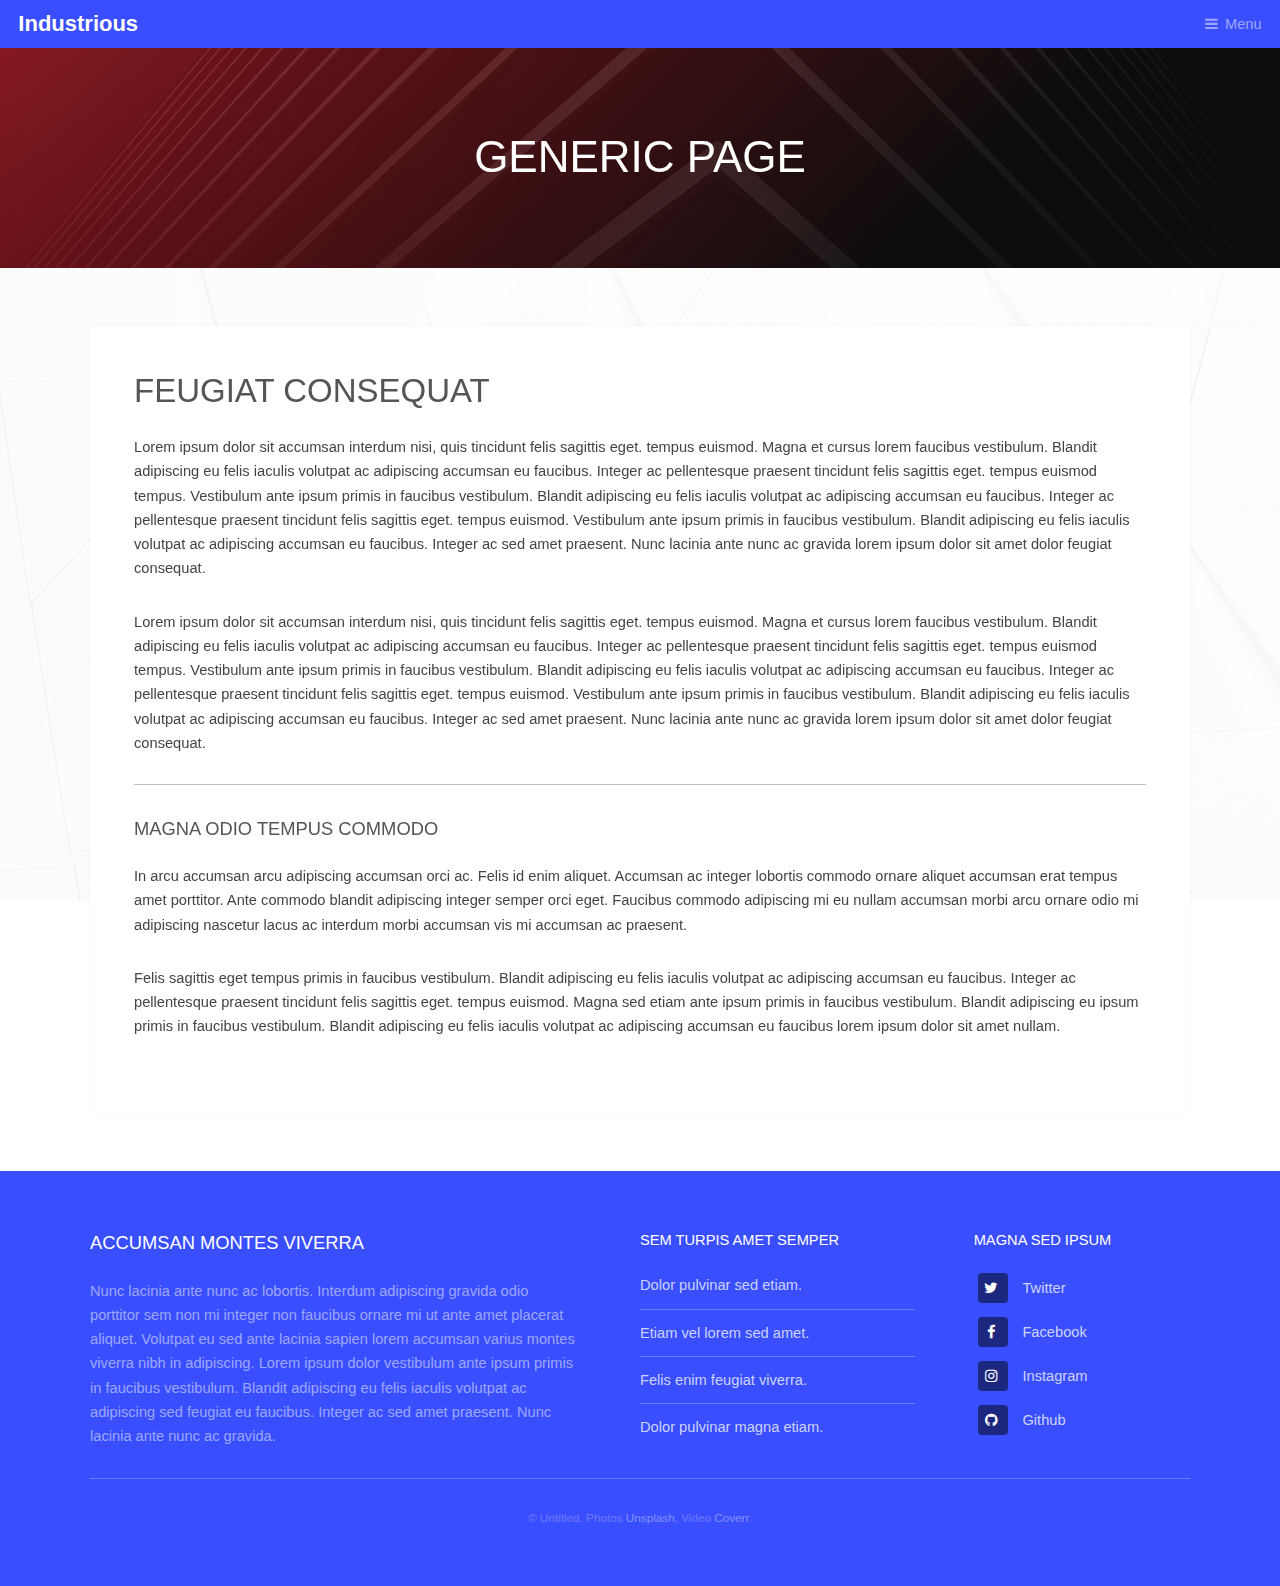
<file: sugarchain-web/generic.html>
<!DOCTYPE HTML>
<!--
	Industrious by TEMPLATED
	templated.co @templatedco
	Released for free under the Creative Commons Attribution 3.0 license (templated.co/license)
-->
<html>
	<head>
		<title>Generic Page - Industrious by TEMPLATED</title>
		<meta charset="utf-8" />
		<meta name="viewport" content="width=device-width, initial-scale=1, user-scalable=no" />
		<meta name="description" content="" />
		<meta name="keywords" content="" />
		<link rel="stylesheet" href="assets/css/main.css" />
	</head>
	<body class="is-preload">

		<!-- Header -->
			<header id="header">
				<a class="logo" href="index.html">Industrious</a>
				<nav>
					<a href="#menu">Menu</a>
				</nav>
			</header>

		<!-- Nav -->
			<nav id="menu">
				<ul class="links">
					<li><a href="index.html">Home</a></li>
					<li><a href="elements.html">Elements</a></li>
					<li><a href="generic.html">Generic</a></li>
				</ul>
			</nav>

		<!-- Heading -->
			<div id="heading" >
				<h1>Generic Page</h1>
			</div>

		<!-- Main -->
			<section id="main" class="wrapper">
				<div class="inner">
					<div class="content">
						<header>
							<h2>Feugiat consequat</h2>
						</header>
						<p>Lorem ipsum dolor sit accumsan interdum nisi, quis tincidunt felis sagittis eget. tempus euismod. Magna et cursus lorem faucibus vestibulum. Blandit adipiscing eu felis iaculis volutpat ac adipiscing accumsan eu faucibus. Integer ac pellentesque praesent tincidunt felis sagittis eget. tempus euismod tempus. Vestibulum ante ipsum primis in faucibus vestibulum. Blandit adipiscing eu felis iaculis volutpat ac adipiscing accumsan eu faucibus. Integer ac pellentesque praesent tincidunt felis sagittis eget. tempus euismod. Vestibulum ante ipsum primis in faucibus vestibulum. Blandit adipiscing eu felis iaculis volutpat ac adipiscing accumsan eu faucibus. Integer ac sed amet praesent. Nunc lacinia ante nunc ac gravida lorem ipsum dolor sit amet dolor feugiat consequat. </p>
						<p>Lorem ipsum dolor sit accumsan interdum nisi, quis tincidunt felis sagittis eget. tempus euismod. Magna et cursus lorem faucibus vestibulum. Blandit adipiscing eu felis iaculis volutpat ac adipiscing accumsan eu faucibus. Integer ac pellentesque praesent tincidunt felis sagittis eget. tempus euismod tempus. Vestibulum ante ipsum primis in faucibus vestibulum. Blandit adipiscing eu felis iaculis volutpat ac adipiscing accumsan eu faucibus. Integer ac pellentesque praesent tincidunt felis sagittis eget. tempus euismod. Vestibulum ante ipsum primis in faucibus vestibulum. Blandit adipiscing eu felis iaculis volutpat ac adipiscing accumsan eu faucibus. Integer ac sed amet praesent. Nunc lacinia ante nunc ac gravida lorem ipsum dolor sit amet dolor feugiat consequat. </p>
						<hr />
						<h3>Magna odio tempus commodo</h3>
						<p>In arcu accumsan arcu adipiscing accumsan orci ac. Felis id enim aliquet. Accumsan ac integer lobortis commodo ornare aliquet accumsan erat tempus amet porttitor. Ante commodo blandit adipiscing integer semper orci eget. Faucibus commodo adipiscing mi eu nullam accumsan morbi arcu ornare odio mi adipiscing nascetur lacus ac interdum morbi accumsan vis mi accumsan ac praesent.</p>
						<p>Felis sagittis eget tempus primis in faucibus vestibulum. Blandit adipiscing eu felis iaculis volutpat ac adipiscing accumsan eu faucibus. Integer ac pellentesque praesent tincidunt felis sagittis eget. tempus euismod. Magna sed etiam ante ipsum primis in faucibus vestibulum. Blandit adipiscing eu ipsum primis in faucibus vestibulum. Blandit adipiscing eu felis iaculis volutpat ac adipiscing accumsan eu faucibus lorem ipsum dolor sit amet nullam.</p>
					</div>
				</div>
			</section>

		<!-- Footer -->
			<footer id="footer">
				<div class="inner">
					<div class="content">
						<section>
							<h3>Accumsan montes viverra</h3>
							<p>Nunc lacinia ante nunc ac lobortis. Interdum adipiscing gravida odio porttitor sem non mi integer non faucibus ornare mi ut ante amet placerat aliquet. Volutpat eu sed ante lacinia sapien lorem accumsan varius montes viverra nibh in adipiscing. Lorem ipsum dolor vestibulum ante ipsum primis in faucibus vestibulum. Blandit adipiscing eu felis iaculis volutpat ac adipiscing sed feugiat eu faucibus. Integer ac sed amet praesent. Nunc lacinia ante nunc ac gravida.</p>
						</section>
						<section>
							<h4>Sem turpis amet semper</h4>
							<ul class="alt">
								<li><a href="#">Dolor pulvinar sed etiam.</a></li>
								<li><a href="#">Etiam vel lorem sed amet.</a></li>
								<li><a href="#">Felis enim feugiat viverra.</a></li>
								<li><a href="#">Dolor pulvinar magna etiam.</a></li>
							</ul>
						</section>
						<section>
							<h4>Magna sed ipsum</h4>
							<ul class="plain">
								<li><a href="#"><i class="icon fa-twitter">&nbsp;</i>Twitter</a></li>
								<li><a href="#"><i class="icon fa-facebook">&nbsp;</i>Facebook</a></li>
								<li><a href="#"><i class="icon fa-instagram">&nbsp;</i>Instagram</a></li>
								<li><a href="#"><i class="icon fa-github">&nbsp;</i>Github</a></li>
							</ul>
						</section>
					</div>
					<div class="copyright">
						&copy; Untitled. Photos <a href="https://unsplash.co">Unsplash</a>, Video <a href="https://coverr.co">Coverr</a>.
					</div>
				</div>
			</footer>

		<!-- Scripts -->
			<script src="assets/js/jquery.min.js"></script>
			<script src="assets/js/browser.min.js"></script>
			<script src="assets/js/breakpoints.min.js"></script>
			<script src="assets/js/util.js"></script>
			<script src="assets/js/main.js"></script>

	</body>
</html>
</file>
<file: sugarchain-web/assets/css/main.css>
@import url(font-awesome.min.css);
@import url("https://fonts.googleapis.com/css?family=Raleway:200,300,400,500,600");
/*
	Industrious by TEMPLATED
	templated.co @templatedco
	Released for free under the Creative Commons Attribution 3.0 license (templated.co/license)
*/
/* Basic */
@-ms-viewport {
  width: device-width; }
body {
  -ms-overflow-style: scrollbar; }

@media screen and (max-width: 480px) {
  html, body {
    min-width: 320px; } }
html {
  box-sizing: border-box; }

*, *:before, *:after {
  box-sizing: inherit; }

body {
  background: #ffffff; }
  body.is-preload *, body.is-preload *:before, body.is-preload *:after {
    -moz-animation: none !important;
    -webkit-animation: none !important;
    -ms-animation: none !important;
    animation: none !important;
    -moz-transition: none !important;
    -webkit-transition: none !important;
    -ms-transition: none !important;
    transition: none !important; }

html, body, div, span, applet, object,
iframe, h1, h2, h3, h4, h5, h6, p, blockquote,
pre, a, abbr, acronym, address, big, cite,
code, del, dfn, em, img, ins, kbd, q, s, samp,
small, strike, strong, sub, sup, tt, var, b,
u, i, center, dl, dt, dd, ol, ul, li, fieldset,
form, label, legend, table, caption, tbody,
tfoot, thead, tr, th, td, article, aside,
canvas, details, embed, figure, figcaption,
footer, header, hgroup, menu, nav, output, ruby,
section, summary, time, mark, audio, video {
  margin: 0;
  padding: 0;
  border: 0;
  font-size: 100%;
  font: inherit;
  vertical-align: baseline; }

article, aside, details, figcaption, figure,
footer, header, hgroup, menu, nav, section {
  display: block; }

body {
  line-height: 1; }

ol, ul {
  list-style: none; }

blockquote, q {
  quotes: none; }
  blockquote:before, blockquote:after, q:before, q:after {
    content: '';
    content: none; }

table {
  border-collapse: collapse;
  border-spacing: 0; }

body {
  -webkit-text-size-adjust: none; }

mark {
  background-color: transparent;
  color: inherit; }

input::-moz-focus-inner {
  border: 0;
  padding: 0; }

input, select, textarea {
  -moz-appearance: none;
  -webkit-appearance: none;
  -ms-appearance: none;
  appearance: none; }

/* Typography */
html {
  font-size: 13pt; }
  @media screen and (max-width: 1680px) {
    html {
      font-size: 11pt; } }
  @media screen and (max-width: 980px) {
    html {
      font-size: 12pt; } }
  @media screen and (max-width: 480px) {
    html {
      font-size: 11pt; } }

body {
  background-color: #ffffff;
  color: #444444; }

body, input, select, textarea {
  font-family: "Montserrat", Arial, Helvetica, sans-serif;
  font-weight: 400;
  font-size: 1rem;
  line-height: 1.65; }

a {
  -moz-transition: color 0.2s ease-in-out;
  -webkit-transition: color 0.2s ease-in-out;
  -ms-transition: color 0.2s ease-in-out;
  transition: color 0.2s ease-in-out;
  text-decoration: underline; }
  a:hover {
    text-decoration: none; }

strong, b {
  font-weight: 600; }

em, i {
  font-style: italic; }

p {
  margin: 0 0 2rem 0; }

header.special {
  text-align: center;
  margin-bottom: 4rem; }
  header.special p {
    max-width: 75%;
    margin-left: auto;
    margin-right: auto; }

h1, h2, h3, h4, h5, h6 {
  font-weight: 300;
  line-height: 1.5;
  text-transform: uppercase;
  margin: 0 0 1.5rem 0; }
  h1 a, h2 a, h3 a, h4 a, h5 a, h6 a {
    color: inherit;
    text-decoration: none; }

h1 {
  font-size: 3rem;
  line-height: 1.2; }

h2 {
  font-size: 2.25rem;
  line-height: 1.3; }

h3 {
  font-size: 1.25rem; }

h4 {
  font-size: 1rem; }

h5 {
  font-size: 0.9rem; }

h6 {
  font-size: 0.7rem; }

@media screen and (max-width: 736px) {
  h1 {
    font-size: 2.75rem;
    line-height: 1.3; }

  h2 {
    font-size: 1.75rem;
    line-height: 1.5; }

  h3 {
    font-size: 1.25rem; } }
sub {
  font-size: 0.8rem;
  position: relative;
  top: 0.5rem; }

sup {
  font-size: 0.8rem;
  position: relative;
  top: -0.5rem; }

blockquote {
  border-left: solid 0.5rem;
  font-style: italic;
  margin: 0 0 2rem 0;
  padding: 1rem 0 1rem 2rem; }

code {
  border-radius: 4px;
  border: solid 1px;
  font-family: "Courier New", monospace;
  font-size: 0.9rem;
  margin: 0 0.25rem;
  padding: 0.25rem 0.65rem; }

pre {
  -webkit-overflow-scrolling: touch;
  font-family: "Courier New", monospace;
  font-size: 0.9rem;
  margin: 0 0 2rem 0; }
  pre code {
    display: block;
    line-height: 1.75;
    padding: 1rem 1.5rem;
    overflow-x: auto; }

hr {
  border: 0;
  border-bottom: solid 1px;
  margin: 2rem 0; }
  hr.major {
    margin: 4rem 0; }

input, select, textarea {
  color: #555555; }

a {
  color: #394EFF; }

strong, b {
  color: #555555; }

h1, h2, h3, h4, h5, h6 {
  color: #555555; }

blockquote {
  border-left-color: rgba(0, 0, 0, 0.25); }

code {
  background: rgba(0, 0, 0, 0.075);
  border-color: rgba(0, 0, 0, 0.25); }

hr {
  border-bottom-color: rgba(0, 0, 0, 0.25); }

/* Inner */
.inner {
  margin: 0 auto;
  width: 75rem;
  max-width: calc(100% - 6rem); }
  @media screen and (max-width: 480px) {
    .inner {
      max-width: calc(100% - 3rem); } }

/* Button */
input[type="submit"],
input[type="reset"],
input[type="button"],
button,
.button {
  -moz-appearance: none;
  -webkit-appearance: none;
  -ms-appearance: none;
  appearance: none;
  -moz-transition: background-color 0.2s ease-in-out, box-shadow 0.2s ease-in-out, color 0.2s ease-in-out;
  -webkit-transition: background-color 0.2s ease-in-out, box-shadow 0.2s ease-in-out, color 0.2s ease-in-out;
  -ms-transition: background-color 0.2s ease-in-out, box-shadow 0.2s ease-in-out, color 0.2s ease-in-out;
  transition: background-color 0.2s ease-in-out, box-shadow 0.2s ease-in-out, color 0.2s ease-in-out;
  border: 0;
  border-radius: 4px;
  cursor: pointer;
  display: inline-block;
  font-weight: 600;
  height: 3.25rem;
  line-height: 3.25rem;
  padding: 0 1.75rem;
  text-align: center;
  text-decoration: none;
  white-space: nowrap; }
  input[type="submit"].small,
  input[type="reset"].small,
  input[type="button"].small,
  button.small,
  .button.small {
    font-size: 0.8rem;
    height: 2.4375rem;
    line-height: 2.4375rem;
    padding: 0 1.25rem; }
  input[type="submit"].large,
  input[type="reset"].large,
  input[type="button"].large,
  button.large,
  .button.large {
    font-size: 1.35rem;
    height: 4.0625rem;
    line-height: 4.0625rem;
    padding: 0 2rem; }
  input[type="submit"].wide,
  input[type="reset"].wide,
  input[type="button"].wide,
  button.wide,
  .button.wide {
    min-width: 13rem; }
  input[type="submit"].icon:before,
  input[type="reset"].icon:before,
  input[type="button"].icon:before,
  button.icon:before,
  .button.icon:before {
    margin-right: 0.5rem; }
  input[type="submit"].fit,
  input[type="reset"].fit,
  input[type="button"].fit,
  button.fit,
  .button.fit {
    width: 100%; }
  input[type="submit"].disabled, input[type="submit"]:disabled,
  input[type="reset"].disabled,
  input[type="reset"]:disabled,
  input[type="button"].disabled,
  input[type="button"]:disabled,
  button.disabled,
  button:disabled,
  .button.disabled,
  .button:disabled {
    pointer-events: none;
    opacity: 0.25; }

input[type="submit"],
input[type="reset"],
input[type="button"],
button,
.button {
  background-color: transparent;
  box-shadow: inset 0 0 0 1px #555555;
  color: #555555 !important; }
  input[type="submit"]:hover,
  input[type="reset"]:hover,
  input[type="button"]:hover,
  button:hover,
  .button:hover {
    box-shadow: inset 0 0 0 1px #1b44ce;
    color: #1b44ce !important; }
    input[type="submit"]:hover:active,
    input[type="reset"]:hover:active,
    input[type="button"]:hover:active,
    button:hover:active,
    .button:hover:active {
      background-color: rgba(27, 89, 206, 0.25); }
  input[type="submit"].primary,
  input[type="reset"].primary,
  input[type="button"].primary,
  button.primary,
  .button.primary {
    box-shadow: none;
    background-color: #394EFF;
    color: #ffffff !important; }
    input[type="submit"].primary:hover,
    input[type="reset"].primary:hover,
    input[type="button"].primary:hover,
    button.primary:hover,
    .button.primary:hover {
      background-color: #394EFF;
      box-shadow: none; }
      input[type="submit"].primary:hover:active,
      input[type="reset"].primary:hover:active,
      input[type="button"].primary:hover:active,
      button.primary:hover:active,
      .button.primary:hover:active {
        background-color: #394EFF; }

/* Form */
form {
  margin: 0 0 2rem 0; }

input[type="text"],
input[type="password"],
input[type="email"],
input[type="tel"],
input[type="search"],
input[type="url"],
select,
textarea {
  -moz-appearance: none;
  -webkit-appearance: none;
  -ms-appearance: none;
  appearance: none;
  border-radius: 4px;
  border: none;
  border: solid 1px;
  color: inherit;
  display: block;
  outline: 0;
  padding: 0 1rem;
  text-decoration: none;
  width: 100%; }
  input[type="text"]:invalid,
  input[type="password"]:invalid,
  input[type="email"]:invalid,
  input[type="tel"]:invalid,
  input[type="search"]:invalid,
  input[type="url"]:invalid,
  select:invalid,
  textarea:invalid {
    box-shadow: none; }

label {
  display: block;
  font-size: 1rem;
  font-weight: 600;
  margin: 0 0 1rem 0; }

input[type="text"],
input[type="password"],
input[type="email"],
input[type="tel"],
input[type="search"],
input[type="url"] {
  height: 3.25rem; }

select {
  background-size: 1.25rem;
  background-repeat: no-repeat;
  background-position: calc(100% - 1rem) center;
  height: 3.25rem;
  padding-right: 3.25rem;
  text-overflow: ellipsis; }
  select:focus::-ms-value {
    background-color: transparent; }
  select::-ms-expand {
    display: none; }

textarea {
  padding: 0.75rem 1rem; }

input[type="checkbox"],
input[type="radio"] {
  -moz-appearance: none;
  -webkit-appearance: none;
  -ms-appearance: none;
  appearance: none;
  display: block;
  float: left;
  margin-right: -2rem;
  opacity: 0;
  width: 1rem;
  z-index: -1; }
  input[type="checkbox"] + label,
  input[type="radio"] + label {
    text-decoration: none;
    cursor: pointer;
    display: inline-block;
    font-size: 1rem;
    font-weight: 400;
    padding-left: 2.825rem;
    padding-right: 0.875rem;
    position: relative; }
    input[type="checkbox"] + label:before,
    input[type="radio"] + label:before {
      -moz-osx-font-smoothing: grayscale;
      -webkit-font-smoothing: antialiased;
      font-family: FontAwesome;
      font-style: normal;
      font-weight: normal;
      text-transform: none !important; }
    input[type="checkbox"] + label:before,
    input[type="radio"] + label:before {
      border-radius: 4px;
      border: solid 1px;
      content: '';
      display: inline-block;
      height: 1.95rem;
      left: 0;
      line-height: 1.86875rem;
      position: absolute;
      text-align: center;
      top: -0.1625rem;
      width: 1.95rem; }
  input[type="checkbox"]:checked + label:before,
  input[type="radio"]:checked + label:before {
    content: '\f00c'; }

input[type="checkbox"] + label:before {
  border-radius: 4px; }

input[type="radio"] + label:before {
  border-radius: 100%; }

::-webkit-input-placeholder {
  opacity: 1.0; }

:-moz-placeholder {
  opacity: 1.0; }

::-moz-placeholder {
  opacity: 1.0; }

:-ms-input-placeholder {
  opacity: 1.0; }

label {
  color: #555555; }

input[type="text"],
input[type="password"],
input[type="email"],
input[type="tel"],
input[type="search"],
input[type="url"],
select,
textarea {
  background-color: rgba(0, 0, 0, 0.075);
  border-color: rgba(0, 0, 0, 0.25); }
  input[type="text"]:focus,
  input[type="password"]:focus,
  input[type="email"]:focus,
  input[type="tel"]:focus,
  input[type="search"]:focus,
  input[type="url"]:focus,
  select:focus,
  textarea:focus {
    border-color: #ce1b28;
    box-shadow: 0 0 0 1px #ce1b28; }

select {
  background-image: url("data:image/svg+xml;charset=utf8,%3Csvg xmlns='http://www.w3.org/2000/svg' width='40' height='40' preserveAspectRatio='none' viewBox='0 0 40 40'%3E%3Cpath d='M9.4,12.3l10.4,10.4l10.4-10.4c0.2-0.2,0.5-0.4,0.9-0.4c0.3,0,0.6,0.1,0.9,0.4l3.3,3.3c0.2,0.2,0.4,0.5,0.4,0.9 c0,0.4-0.1,0.6-0.4,0.9L20.7,31.9c-0.2,0.2-0.5,0.4-0.9,0.4c-0.3,0-0.6-0.1-0.9-0.4L4.3,17.3c-0.2-0.2-0.4-0.5-0.4-0.9 c0-0.4,0.1-0.6,0.4-0.9l3.3-3.3c0.2-0.2,0.5-0.4,0.9-0.4S9.1,12.1,9.4,12.3z' fill='rgba(0, 0, 0, 0.25)' /%3E%3C/svg%3E"); }
  select option {
    color: #444444;
    background-color: #ffffff; }

input[type="checkbox"] + label,
input[type="radio"] + label {
  color: #444444; }
  input[type="checkbox"] + label:before,
  input[type="radio"] + label:before {
    background: rgba(0, 0, 0, 0.075);
    border-color: rgba(0, 0, 0, 0.25); }
input[type="checkbox"]:checked + label:before,
input[type="radio"]:checked + label:before {
  background-color: #ce1b28;
  border-color: #ce1b28;
  color: #ffffff; }
input[type="checkbox"]:focus + label:before,
input[type="radio"]:focus + label:before {
  border-color: #ce1b28;
  box-shadow: 0 0 0 1px #ce1b28; }

::-webkit-input-placeholder {
  color: #bbbbbb !important; }

:-moz-placeholder {
  color: #bbbbbb !important; }

::-moz-placeholder {
  color: #bbbbbb !important; }

:-ms-input-placeholder {
  color: #bbbbbb !important; }

/* List */
ol {
  list-style: decimal;
  margin: 0 0 2rem 0;
  padding-left: 1.25rem; }
  ol li {
    padding-left: 0.25rem; }

ul {
  list-style: disc;
  margin: 0 0 2rem 0;
  padding-left: 1rem; }
  ul li {
    padding-left: 0.325rem; }
  ul.plain {
    list-style: none;
    padding-left: 0; }
    ul.plain li {
      margin-bottom: 1rem; }
      ul.plain li .icon {
        border-radius: 4px;
        color: #ffffff;
        display: inline-block;
        margin-right: 1rem;
        text-align: center;
        width: 2rem;
        height: 2rem;
        line-height: 2rem;
        background: rgba(0, 0, 0, 0.5); }
  ul.alt {
    list-style: none;
    padding-left: 0; }
    ul.alt li {
      border-top: solid 1px;
      padding: 0.75rem 0; }
      ul.alt li:first-child {
        border-top: 0;
        padding-top: 0; }
      ul.alt li:last-child {
        padding-bottom: 0; }

dl {
  margin: 0 0 2rem 0; }
  dl dt {
    display: block;
    font-weight: 600;
    margin: 0 0 1rem 0; }
  dl dd {
    margin-left: 1.5rem; }

ul.alt li {
  border-top-color: rgba(0, 0, 0, 0.25); }

/* Table */
.table-wrapper {
  -webkit-overflow-scrolling: touch;
  overflow-x: auto; }

table {
  margin: 0 0 2rem 0;
  width: 0%; }
  table tbody tr {
    border: solid 1px;
    border-left: 0;
    border-right: 0; }
  table td {
    padding: 0.75rem 0.75rem; }
  table th {
    font-size: 0.9rem;
    font-weight: 600;
    padding: 0 0.75rem 0.75rem 0.75rem;
    text-align: left; }
  table thead {
    border-bottom: solid 2px; }
  table tfoot {
    border-top: solid 2px; }
  table.alt {
    border-collapse: separate; }
    table.alt tbody tr td {
      border: solid 1px;
      border-left-width: 0;
      border-top-width: 0; }
      table.alt tbody tr td:first-child {
        border-left-width: 1px; }
    table.alt tbody tr:first-child td {
      border-top-width: 1px; }
    table.alt thead {
      border-bottom: 0; }
    table.alt tfoot {
      border-top: 0; }

table tbody tr {
  border-color: rgba(0, 0, 0, 0.25); }
  table tbody tr:nth-child(2n + 1) {
    background-color: rgba(0, 0, 0, 0.075); }
table th {
  color: #555555; }
table thead {
  border-bottom-color: rgba(0, 0, 0, 0.25); }
table tfoot {
  border-top-color: rgba(0, 0, 0, 0.25); }
table.alt tbody tr td {
  border-color: rgba(0, 0, 0, 0.25); }

/* Highlights */
.highlights {
  width: 100%;
  margin: 2.5rem 0;
  display: -moz-flex;
  display: -webkit-flex;
  display: -ms-flex;
  display: flex;
  -moz-flex-wrap: wrap;
  -webkit-flex-wrap: wrap;
  -ms-flex-wrap: wrap;
  flex-wrap: wrap;
  -moz-align-items: -moz-stretch;
  -webkit-align-items: -webkit-stretch;
  -ms-align-items: -ms-stretch;
  align-items: stretch; }
  .highlights > * {
    -moz-flex-shrink: 1;
    -webkit-flex-shrink: 1;
    -ms-flex-shrink: 1;
    flex-shrink: 1;
    -moz-flex-grow: 0;
    -webkit-flex-grow: 0;
    -ms-flex-grow: 0;
    flex-grow: 0; }
  .highlights > * {
    width: 33.3333333333%; }
  .highlights > * {
    padding: 1.5rem;
    width: calc(33.3333333333% + 1rem); }
  .highlights > :nth-child(-n + 3) {
    padding-top: 0; }
  .highlights > :nth-last-child(-n + 3) {
    padding-bottom: 0; }
  .highlights > :nth-child(3n + 1) {
    padding-left: 0; }
  .highlights > :nth-child(3n) {
    padding-right: 0; }
  .highlights > :nth-child(3n + 1),
  .highlights > :nth-child(3n) {
    width: calc(33.3333333333% + -0.5rem); }
  .highlights .content {
    border-radius: 4px;
    height: 100%;
    padding: 3rem;
    text-align: center; }
    .highlights .content .icon {
      font-size: 5rem; }
  .highlights > div > :last-child {
    margin-bottom: 0; }
  @media screen and (max-width: 980px) {
    .highlights > * {
      width: 50%; }
    .highlights > * {
      padding: 1rem;
      width: calc(33.3333333333% + 0.6666666667rem); }
    .highlights > :nth-child(-n + 3) {
      padding-top: 1rem; }
    .highlights > :nth-last-child(-n + 3) {
      padding-bottom: 1rem; }
    .highlights > :nth-child(3n + 1) {
      padding-left: 1rem; }
    .highlights > :nth-child(3n) {
      padding-right: 1rem; }
    .highlights > :nth-child(3n + 1),
    .highlights > :nth-child(3n) {
      padding: 1rem;
      width: calc(50% + 1rem); }
    .highlights > * {
      padding: 1rem;
      width: calc(50% + 1rem); }
    .highlights > :nth-child(-n + 2) {
      padding-top: 0; }
    .highlights > :nth-last-child(-n + 2) {
      padding-bottom: 0; }
    .highlights > :nth-child(2n + 1) {
      padding-left: 0; }
    .highlights > :nth-child(2n) {
      padding-right: 0; }
    .highlights > :nth-child(2n + 1),
    .highlights > :nth-child(2n) {
      width: calc(50% + 0rem); }
    .highlights .content {
      padding: 2rem; } }
  @media screen and (max-width: 736px) {
    .highlights > * {
      width: 100%; }
    .highlights > * {
      padding: 1rem;
      width: calc(33.3333333333% + 0.6666666667rem); }
    .highlights > :nth-child(-n + 3) {
      padding-top: 1rem; }
    .highlights > :nth-last-child(-n + 3) {
      padding-bottom: 1rem; }
    .highlights > :nth-child(3n + 1) {
      padding-left: 1rem; }
    .highlights > :nth-child(3n) {
      padding-right: 1rem; }
    .highlights > :nth-child(3n + 1),
    .highlights > :nth-child(3n) {
      padding: 1rem;
      width: calc(100% + 2rem); }
    .highlights > * {
      padding: 1rem;
      width: calc(50% + 1rem); }
    .highlights > :nth-child(-n + 2) {
      padding-top: 1rem; }
    .highlights > :nth-last-child(-n + 2) {
      padding-bottom: 1rem; }
    .highlights > :nth-child(2n + 1) {
      padding-left: 1rem; }
    .highlights > :nth-child(2n) {
      padding-right: 1rem; }
    .highlights > :nth-child(2n + 1),
    .highlights > :nth-child(2n) {
      padding: 1rem;
      width: calc(100% + 2rem); }
    .highlights > * {
      padding: 1rem;
      width: calc(100% + 2rem); }
    .highlights > :nth-child(-n + 1) {
      padding-top: 0; }
    .highlights > :nth-last-child(-n + 1) {
      padding-bottom: 0; }
    .highlights > :nth-child(1n + 1) {
      padding-left: 0; }
    .highlights > :nth-child(1n) {
      padding-right: 0; }
    .highlights > :nth-child(1n + 1),
    .highlights > :nth-child(1n) {
      width: calc(100% + 1rem); } }

.highlights .content {
  background: #ffffff;
  box-shadow: 0px 0px 4px 1px rgba(0, 0, 0, 0.025); }

/* Testimonials */
.testimonials {
  margin: 2.5rem 0;
  width: 100%;
  display: -moz-flex;
  display: -webkit-flex;
  display: -ms-flex;
  display: flex;
  -moz-flex-wrap: wrap;
  -webkit-flex-wrap: wrap;
  -ms-flex-wrap: wrap;
  flex-wrap: wrap;
  -moz-align-items: -moz-stretch;
  -webkit-align-items: -webkit-stretch;
  -ms-align-items: -ms-stretch;
  align-items: stretch; }
  .testimonials > * {
    -moz-flex-shrink: 1;
    -webkit-flex-shrink: 1;
    -ms-flex-shrink: 1;
    flex-shrink: 1;
    -moz-flex-grow: 0;
    -webkit-flex-grow: 0;
    -ms-flex-grow: 0;
    flex-grow: 0; }
  .testimonials > * {
    width: 33.3333333333%; }
  .testimonials > * {
    padding: 1.5rem;
    width: calc(33.3333333333% + 1rem); }
  .testimonials > :nth-child(-n + 3) {
    padding-top: 0; }
  .testimonials > :nth-last-child(-n + 3) {
    padding-bottom: 0; }
  .testimonials > :nth-child(3n + 1) {
    padding-left: 0; }
  .testimonials > :nth-child(3n) {
    padding-right: 0; }
  .testimonials > :nth-child(3n + 1),
  .testimonials > :nth-child(3n) {
    width: calc(33.3333333333% + -0.5rem); }
  .testimonials .content {
    border-radius: 4px;
    height: 100%;
    padding: 3rem; }
    .testimonials .content .author {
      display: -moz-flex;
      display: -webkit-flex;
      display: -ms-flex;
      display: flex;
      -moz-align-items: center;
      -webkit-align-items: center;
      -ms-align-items: center;
      align-items: center; }
      .testimonials .content .author blockquote {
        margin: 0; }
      .testimonials .content .author .image {
        margin-right: 2rem;
        width: 20%; }
        .testimonials .content .author .image img {
          border-radius: 100%;
          max-width: 100%; }
    .testimonials .content .credit {
      font-size: 0.75rem; }
    .testimonials .content p:last-child {
      margin: 0; }
  .testimonials > div > :last-child {
    margin-bottom: 0; }
  @media screen and (max-width: 980px) {
    .testimonials > * {
      width: 50%; }
    .testimonials > * {
      padding: 1rem;
      width: calc(33.3333333333% + 0.6666666667rem); }
    .testimonials > :nth-child(-n + 3) {
      padding-top: 1rem; }
    .testimonials > :nth-last-child(-n + 3) {
      padding-bottom: 1rem; }
    .testimonials > :nth-child(3n + 1) {
      padding-left: 1rem; }
    .testimonials > :nth-child(3n) {
      padding-right: 1rem; }
    .testimonials > :nth-child(3n + 1),
    .testimonials > :nth-child(3n) {
      padding: 1rem;
      width: calc(50% + 1rem); }
    .testimonials > * {
      padding: 1rem;
      width: calc(50% + 1rem); }
    .testimonials > :nth-child(-n + 2) {
      padding-top: 0; }
    .testimonials > :nth-last-child(-n + 2) {
      padding-bottom: 0; }
    .testimonials > :nth-child(2n + 1) {
      padding-left: 0; }
    .testimonials > :nth-child(2n) {
      padding-right: 0; }
    .testimonials > :nth-child(2n + 1),
    .testimonials > :nth-child(2n) {
      width: calc(50% + 0rem); }
    .testimonials .content {
      padding: 2rem; } }
  @media screen and (max-width: 736px) {
    .testimonials > * {
      width: 100%; }
    .testimonials > * {
      padding: 1rem;
      width: calc(33.3333333333% + 0.6666666667rem); }
    .testimonials > :nth-child(-n + 3) {
      padding-top: 1rem; }
    .testimonials > :nth-last-child(-n + 3) {
      padding-bottom: 1rem; }
    .testimonials > :nth-child(3n + 1) {
      padding-left: 1rem; }
    .testimonials > :nth-child(3n) {
      padding-right: 1rem; }
    .testimonials > :nth-child(3n + 1),
    .testimonials > :nth-child(3n) {
      padding: 1rem;
      width: calc(100% + 2rem); }
    .testimonials > * {
      padding: 1rem;
      width: calc(50% + 1rem); }
    .testimonials > :nth-child(-n + 2) {
      padding-top: 1rem; }
    .testimonials > :nth-last-child(-n + 2) {
      padding-bottom: 1rem; }
    .testimonials > :nth-child(2n + 1) {
      padding-left: 1rem; }
    .testimonials > :nth-child(2n) {
      padding-right: 1rem; }
    .testimonials > :nth-child(2n + 1),
    .testimonials > :nth-child(2n) {
      padding: 1rem;
      width: calc(100% + 2rem); }
    .testimonials > * {
      padding: 1rem;
      width: calc(100% + 2rem); }
    .testimonials > :nth-child(-n + 1) {
      padding-top: 0; }
    .testimonials > :nth-last-child(-n + 1) {
      padding-bottom: 0; }
    .testimonials > :nth-child(1n + 1) {
      padding-left: 0; }
    .testimonials > :nth-child(1n) {
      padding-right: 0; }
    .testimonials > :nth-child(1n + 1),
    .testimonials > :nth-child(1n) {
      width: calc(100% + 1rem); } }

.testimonials .content {
  background: #ffffff;
  box-shadow: 0px 0px 4px 1px rgba(0, 0, 0, 0.025); }
  .testimonials .content .credit strong {
    color: #ce1b28; }

/* Actions */
ul.actions {
  display: -moz-flex;
  display: -webkit-flex;
  display: -ms-flex;
  display: flex;
  cursor: default;
  list-style: none;
  margin-left: -1rem;
  padding-left: 0; }
  ul.actions li {
    padding: 0 0 0 1rem;
    vertical-align: middle; }
  ul.actions.special {
    -moz-justify-content: center;
    -webkit-justify-content: center;
    -ms-justify-content: center;
    justify-content: center;
    width: calc(100% + 1rem); }
  ul.actions.stacked {
    -moz-flex-direction: column;
    -webkit-flex-direction: column;
    -ms-flex-direction: column;
    flex-direction: column;
    margin-left: 0; }
    ul.actions.stacked li {
      padding: 1.3rem 0 0 0; }
      ul.actions.stacked li:first-child {
        padding-top: 0; }
  ul.actions.fit {
    width: calc(100% + 1rem); }
    ul.actions.fit li {
      -moz-flex-grow: 1;
      -webkit-flex-grow: 1;
      -ms-flex-grow: 1;
      flex-grow: 1;
      -moz-flex-shrink: 1;
      -webkit-flex-shrink: 1;
      -ms-flex-shrink: 1;
      flex-shrink: 1;
      width: 100%; }
      ul.actions.fit li > * {
        width: 100%; }
    ul.actions.fit.stacked {
      width: 100%; }
  @media screen and (max-width: 480px) {
    ul.actions:not(.fixed) {
      -moz-flex-direction: column;
      -webkit-flex-direction: column;
      -ms-flex-direction: column;
      flex-direction: column;
      margin-left: 0;
      width: 100% !important; }
      ul.actions:not(.fixed) li {
        -moz-flex-grow: 1;
        -webkit-flex-grow: 1;
        -ms-flex-grow: 1;
        flex-grow: 1;
        -moz-flex-shrink: 1;
        -webkit-flex-shrink: 1;
        -ms-flex-shrink: 1;
        flex-shrink: 1;
        padding: 1rem 0 0 0;
        text-align: center;
        width: 100%; }
        ul.actions:not(.fixed) li > * {
          width: 100%; }
        ul.actions:not(.fixed) li:first-child {
          padding-top: 0; }
        ul.actions:not(.fixed) li input[type="submit"],
        ul.actions:not(.fixed) li input[type="reset"],
        ul.actions:not(.fixed) li input[type="button"],
        ul.actions:not(.fixed) li button,
        ul.actions:not(.fixed) li .button {
          width: 100%; }
          ul.actions:not(.fixed) li input[type="submit"].icon:before,
          ul.actions:not(.fixed) li input[type="reset"].icon:before,
          ul.actions:not(.fixed) li input[type="button"].icon:before,
          ul.actions:not(.fixed) li button.icon:before,
          ul.actions:not(.fixed) li .button.icon:before {
            margin-left: -0.5rem; } }

/* Grid */
.row {
  display: flex;
  flex-wrap: wrap;
  box-sizing: border-box; }
  .row > * {
    box-sizing: border-box; }
  .row.gtr-uniform > * > :last-child {
    margin-bottom: 0; }

.row > .imp {
  order: -1; }
.row > .col-1 {
  width: 8.3333333333%; }
.row > .off-1 {
  margin-left: 8.3333333333%; }
.row > .col-2 {
  width: 16.6666666667%; }
.row > .off-2 {
  margin-left: 16.6666666667%; }
.row > .col-3 {
  width: 25%; }
.row > .off-3 {
  margin-left: 25%; }
.row > .col-4 {
  width: 33.3333333333%; }
.row > .off-4 {
  margin-left: 33.3333333333%; }
.row > .col-5 {
  width: 41.6666666667%; }
.row > .off-5 {
  margin-left: 41.6666666667%; }
.row > .col-6 {
  width: 50%; }
.row > .off-6 {
  margin-left: 50%; }
.row > .col-7 {
  width: 58.3333333333%; }
.row > .off-7 {
  margin-left: 58.3333333333%; }
.row > .col-8 {
  width: 66.6666666667%; }
.row > .off-8 {
  margin-left: 66.6666666667%; }
.row > .col-9 {
  width: 75%; }
.row > .off-9 {
  margin-left: 75%; }
.row > .col-10 {
  width: 83.3333333333%; }
.row > .off-10 {
  margin-left: 83.3333333333%; }
.row > .col-11 {
  width: 91.6666666667%; }
.row > .off-11 {
  margin-left: 91.6666666667%; }
.row > .col-12 {
  width: 100%; }
.row > .off-12 {
  margin-left: 100%; }
.row.gtr-0 {
  margin-top: 0;
  margin-left: 0rem; }
  .row.gtr-0 > * {
    padding: 0 0 0 0rem; }
  .row.gtr-0.gtr-uniform {
    margin-top: 0rem; }
    .row.gtr-0.gtr-uniform > * {
      padding-top: 0rem; }
.row.gtr-25 {
  margin-top: 0;
  margin-left: -0.75rem; }
  .row.gtr-25 > * {
    padding: 0 0 0 0.75rem; }
  .row.gtr-25.gtr-uniform {
    margin-top: -0.75rem; }
    .row.gtr-25.gtr-uniform > * {
      padding-top: 0.75rem; }
.row.gtr-50 {
  margin-top: 0;
  margin-left: -1.5rem; }
  .row.gtr-50 > * {
    padding: 0 0 0 1.5rem; }
  .row.gtr-50.gtr-uniform {
    margin-top: -1.5rem; }
    .row.gtr-50.gtr-uniform > * {
      padding-top: 1.5rem; }
.row {
  margin-top: 0;
  margin-left: -3rem; }
  .row > * {
    padding: 0 0 0 3rem; }
  .row.gtr-uniform {
    margin-top: -3rem; }
    .row.gtr-uniform > * {
      padding-top: 3rem; }
.row.gtr-150 {
  margin-top: 0;
  margin-left: -4.5rem; }
  .row.gtr-150 > * {
    padding: 0 0 0 4.5rem; }
  .row.gtr-150.gtr-uniform {
    margin-top: -4.5rem; }
    .row.gtr-150.gtr-uniform > * {
      padding-top: 4.5rem; }
.row.gtr-200 {
  margin-top: 0;
  margin-left: -6rem; }
  .row.gtr-200 > * {
    padding: 0 0 0 6rem; }
  .row.gtr-200.gtr-uniform {
    margin-top: -6rem; }
    .row.gtr-200.gtr-uniform > * {
      padding-top: 6rem; }

@media screen and (max-width: 1680px) {
  .row {
    display: flex;
    flex-wrap: wrap;
    box-sizing: border-box; }
    .row > * {
      box-sizing: border-box; }
    .row.gtr-uniform > * > :last-child {
      margin-bottom: 0; }

  .row > .imp-xlarge {
    order: -1; }
  .row > .col-1-xlarge {
    width: 8.3333333333%; }
  .row > .off-1-xlarge {
    margin-left: 8.3333333333%; }
  .row > .col-2-xlarge {
    width: 16.6666666667%; }
  .row > .off-2-xlarge {
    margin-left: 16.6666666667%; }
  .row > .col-3-xlarge {
    width: 25%; }
  .row > .off-3-xlarge {
    margin-left: 25%; }
  .row > .col-4-xlarge {
    width: 33.3333333333%; }
  .row > .off-4-xlarge {
    margin-left: 33.3333333333%; }
  .row > .col-5-xlarge {
    width: 41.6666666667%; }
  .row > .off-5-xlarge {
    margin-left: 41.6666666667%; }
  .row > .col-6-xlarge {
    width: 50%; }
  .row > .off-6-xlarge {
    margin-left: 50%; }
  .row > .col-7-xlarge {
    width: 58.3333333333%; }
  .row > .off-7-xlarge {
    margin-left: 58.3333333333%; }
  .row > .col-8-xlarge {
    width: 66.6666666667%; }
  .row > .off-8-xlarge {
    margin-left: 66.6666666667%; }
  .row > .col-9-xlarge {
    width: 75%; }
  .row > .off-9-xlarge {
    margin-left: 75%; }
  .row > .col-10-xlarge {
    width: 83.3333333333%; }
  .row > .off-10-xlarge {
    margin-left: 83.3333333333%; }
  .row > .col-11-xlarge {
    width: 91.6666666667%; }
  .row > .off-11-xlarge {
    margin-left: 91.6666666667%; }
  .row > .col-12-xlarge {
    width: 100%; }
  .row > .off-12-xlarge {
    margin-left: 100%; }
  .row.gtr-0 {
    margin-top: 0;
    margin-left: 0rem; }
    .row.gtr-0 > * {
      padding: 0 0 0 0rem; }
    .row.gtr-0.gtr-uniform {
      margin-top: 0rem; }
      .row.gtr-0.gtr-uniform > * {
        padding-top: 0rem; }
  .row.gtr-25 {
    margin-top: 0;
    margin-left: -0.75rem; }
    .row.gtr-25 > * {
      padding: 0 0 0 0.75rem; }
    .row.gtr-25.gtr-uniform {
      margin-top: -0.75rem; }
      .row.gtr-25.gtr-uniform > * {
        padding-top: 0.75rem; }
  .row.gtr-50 {
    margin-top: 0;
    margin-left: -1.5rem; }
    .row.gtr-50 > * {
      padding: 0 0 0 1.5rem; }
    .row.gtr-50.gtr-uniform {
      margin-top: -1.5rem; }
      .row.gtr-50.gtr-uniform > * {
        padding-top: 1.5rem; }
  .row {
    margin-top: 0;
    margin-left: -3rem; }
    .row > * {
      padding: 0 0 0 3rem; }
    .row.gtr-uniform {
      margin-top: -3rem; }
      .row.gtr-uniform > * {
        padding-top: 3rem; }
  .row.gtr-150 {
    margin-top: 0;
    margin-left: -4.5rem; }
    .row.gtr-150 > * {
      padding: 0 0 0 4.5rem; }
    .row.gtr-150.gtr-uniform {
      margin-top: -4.5rem; }
      .row.gtr-150.gtr-uniform > * {
        padding-top: 4.5rem; }
  .row.gtr-200 {
    margin-top: 0;
    margin-left: -6rem; }
    .row.gtr-200 > * {
      padding: 0 0 0 6rem; }
    .row.gtr-200.gtr-uniform {
      margin-top: -6rem; }
      .row.gtr-200.gtr-uniform > * {
        padding-top: 6rem; } }
@media screen and (max-width: 1280px) {
  .row {
    display: flex;
    flex-wrap: wrap;
    box-sizing: border-box; }
    .row > * {
      box-sizing: border-box; }
    .row.gtr-uniform > * > :last-child {
      margin-bottom: 0; }

  .row > .imp-large {
    order: -1; }
  .row > .col-1-large {
    width: 8.3333333333%; }
  .row > .off-1-large {
    margin-left: 8.3333333333%; }
  .row > .col-2-large {
    width: 16.6666666667%; }
  .row > .off-2-large {
    margin-left: 16.6666666667%; }
  .row > .col-3-large {
    width: 25%; }
  .row > .off-3-large {
    margin-left: 25%; }
  .row > .col-4-large {
    width: 33.3333333333%; }
  .row > .off-4-large {
    margin-left: 33.3333333333%; }
  .row > .col-5-large {
    width: 41.6666666667%; }
  .row > .off-5-large {
    margin-left: 41.6666666667%; }
  .row > .col-6-large {
    width: 50%; }
  .row > .off-6-large {
    margin-left: 50%; }
  .row > .col-7-large {
    width: 58.3333333333%; }
  .row > .off-7-large {
    margin-left: 58.3333333333%; }
  .row > .col-8-large {
    width: 66.6666666667%; }
  .row > .off-8-large {
    margin-left: 66.6666666667%; }
  .row > .col-9-large {
    width: 75%; }
  .row > .off-9-large {
    margin-left: 75%; }
  .row > .col-10-large {
    width: 83.3333333333%; }
  .row > .off-10-large {
    margin-left: 83.3333333333%; }
  .row > .col-11-large {
    width: 91.6666666667%; }
  .row > .off-11-large {
    margin-left: 91.6666666667%; }
  .row > .col-12-large {
    width: 100%; }
  .row > .off-12-large {
    margin-left: 100%; }
  .row.gtr-0 {
    margin-top: 0;
    margin-left: 0rem; }
    .row.gtr-0 > * {
      padding: 0 0 0 0rem; }
    .row.gtr-0.gtr-uniform {
      margin-top: 0rem; }
      .row.gtr-0.gtr-uniform > * {
        padding-top: 0rem; }
  .row.gtr-25 {
    margin-top: 0;
    margin-left: -0.375rem; }
    .row.gtr-25 > * {
      padding: 0 0 0 0.375rem; }
    .row.gtr-25.gtr-uniform {
      margin-top: -0.375rem; }
      .row.gtr-25.gtr-uniform > * {
        padding-top: 0.375rem; }
  .row.gtr-50 {
    margin-top: 0;
    margin-left: -0.75rem; }
    .row.gtr-50 > * {
      padding: 0 0 0 0.75rem; }
    .row.gtr-50.gtr-uniform {
      margin-top: -0.75rem; }
      .row.gtr-50.gtr-uniform > * {
        padding-top: 0.75rem; }
  .row {
    margin-top: 0;
    margin-left: -1.5rem; }
    .row > * {
      padding: 0 0 0 1.5rem; }
    .row.gtr-uniform {
      margin-top: -1.5rem; }
      .row.gtr-uniform > * {
        padding-top: 1.5rem; }
  .row.gtr-150 {
    margin-top: 0;
    margin-left: -2.25rem; }
    .row.gtr-150 > * {
      padding: 0 0 0 2.25rem; }
    .row.gtr-150.gtr-uniform {
      margin-top: -2.25rem; }
      .row.gtr-150.gtr-uniform > * {
        padding-top: 2.25rem; }
  .row.gtr-200 {
    margin-top: 0;
    margin-left: -3rem; }
    .row.gtr-200 > * {
      padding: 0 0 0 3rem; }
    .row.gtr-200.gtr-uniform {
      margin-top: -3rem; }
      .row.gtr-200.gtr-uniform > * {
        padding-top: 3rem; } }
@media screen and (max-width: 980px) {
  .row {
    display: flex;
    flex-wrap: wrap;
    box-sizing: border-box; }
    .row > * {
      box-sizing: border-box; }
    .row.gtr-uniform > * > :last-child {
      margin-bottom: 0; }

  .row > .imp-medium {
    order: -1; }
  .row > .col-1-medium {
    width: 8.3333333333%; }
  .row > .off-1-medium {
    margin-left: 8.3333333333%; }
  .row > .col-2-medium {
    width: 16.6666666667%; }
  .row > .off-2-medium {
    margin-left: 16.6666666667%; }
  .row > .col-3-medium {
    width: 25%; }
  .row > .off-3-medium {
    margin-left: 25%; }
  .row > .col-4-medium {
    width: 33.3333333333%; }
  .row > .off-4-medium {
    margin-left: 33.3333333333%; }
  .row > .col-5-medium {
    width: 41.6666666667%; }
  .row > .off-5-medium {
    margin-left: 41.6666666667%; }
  .row > .col-6-medium {
    width: 50%; }
  .row > .off-6-medium {
    margin-left: 50%; }
  .row > .col-7-medium {
    width: 58.3333333333%; }
  .row > .off-7-medium {
    margin-left: 58.3333333333%; }
  .row > .col-8-medium {
    width: 66.6666666667%; }
  .row > .off-8-medium {
    margin-left: 66.6666666667%; }
  .row > .col-9-medium {
    width: 75%; }
  .row > .off-9-medium {
    margin-left: 75%; }
  .row > .col-10-medium {
    width: 83.3333333333%; }
  .row > .off-10-medium {
    margin-left: 83.3333333333%; }
  .row > .col-11-medium {
    width: 91.6666666667%; }
  .row > .off-11-medium {
    margin-left: 91.6666666667%; }
  .row > .col-12-medium {
    width: 100%; }
  .row > .off-12-medium {
    margin-left: 100%; }
  .row.gtr-0 {
    margin-top: 0;
    margin-left: 0rem; }
    .row.gtr-0 > * {
      padding: 0 0 0 0rem; }
    .row.gtr-0.gtr-uniform {
      margin-top: 0rem; }
      .row.gtr-0.gtr-uniform > * {
        padding-top: 0rem; }
  .row.gtr-25 {
    margin-top: 0;
    margin-left: -0.375rem; }
    .row.gtr-25 > * {
      padding: 0 0 0 0.375rem; }
    .row.gtr-25.gtr-uniform {
      margin-top: -0.375rem; }
      .row.gtr-25.gtr-uniform > * {
        padding-top: 0.375rem; }
  .row.gtr-50 {
    margin-top: 0;
    margin-left: -0.75rem; }
    .row.gtr-50 > * {
      padding: 0 0 0 0.75rem; }
    .row.gtr-50.gtr-uniform {
      margin-top: -0.75rem; }
      .row.gtr-50.gtr-uniform > * {
        padding-top: 0.75rem; }
  .row {
    margin-top: 0;
    margin-left: -1.5rem; }
    .row > * {
      padding: 0 0 0 1.5rem; }
    .row.gtr-uniform {
      margin-top: -1.5rem; }
      .row.gtr-uniform > * {
        padding-top: 1.5rem; }
  .row.gtr-150 {
    margin-top: 0;
    margin-left: -2.25rem; }
    .row.gtr-150 > * {
      padding: 0 0 0 2.25rem; }
    .row.gtr-150.gtr-uniform {
      margin-top: -2.25rem; }
      .row.gtr-150.gtr-uniform > * {
        padding-top: 2.25rem; }
  .row.gtr-200 {
    margin-top: 0;
    margin-left: -3rem; }
    .row.gtr-200 > * {
      padding: 0 0 0 3rem; }
    .row.gtr-200.gtr-uniform {
      margin-top: -3rem; }
      .row.gtr-200.gtr-uniform > * {
        padding-top: 3rem; } }
@media screen and (max-width: 736px) {
  .row {
    display: flex;
    flex-wrap: wrap;
    box-sizing: border-box; }
    .row > * {
      box-sizing: border-box; }
    .row.gtr-uniform > * > :last-child {
      margin-bottom: 0; }

  .row > .imp-small {
    order: -1; }
  .row > .col-1-small {
    width: 8.3333333333%; }
  .row > .off-1-small {
    margin-left: 8.3333333333%; }
  .row > .col-2-small {
    width: 16.6666666667%; }
  .row > .off-2-small {
    margin-left: 16.6666666667%; }
  .row > .col-3-small {
    width: 25%; }
  .row > .off-3-small {
    margin-left: 25%; }
  .row > .col-4-small {
    width: 33.3333333333%; }
  .row > .off-4-small {
    margin-left: 33.3333333333%; }
  .row > .col-5-small {
    width: 41.6666666667%; }
  .row > .off-5-small {
    margin-left: 41.6666666667%; }
  .row > .col-6-small {
    width: 50%; }
  .row > .off-6-small {
    margin-left: 50%; }
  .row > .col-7-small {
    width: 58.3333333333%; }
  .row > .off-7-small {
    margin-left: 58.3333333333%; }
  .row > .col-8-small {
    width: 66.6666666667%; }
  .row > .off-8-small {
    margin-left: 66.6666666667%; }
  .row > .col-9-small {
    width: 75%; }
  .row > .off-9-small {
    margin-left: 75%; }
  .row > .col-10-small {
    width: 83.3333333333%; }
  .row > .off-10-small {
    margin-left: 83.3333333333%; }
  .row > .col-11-small {
    width: 91.6666666667%; }
  .row > .off-11-small {
    margin-left: 91.6666666667%; }
  .row > .col-12-small {
    width: 100%; }
  .row > .off-12-small {
    margin-left: 100%; }
  .row.gtr-0 {
    margin-top: 0;
    margin-left: 0rem; }
    .row.gtr-0 > * {
      padding: 0 0 0 0rem; }
    .row.gtr-0.gtr-uniform {
      margin-top: 0rem; }
      .row.gtr-0.gtr-uniform > * {
        padding-top: 0rem; }
  .row.gtr-25 {
    margin-top: 0;
    margin-left: -0.3125rem; }
    .row.gtr-25 > * {
      padding: 0 0 0 0.3125rem; }
    .row.gtr-25.gtr-uniform {
      margin-top: -0.3125rem; }
      .row.gtr-25.gtr-uniform > * {
        padding-top: 0.3125rem; }
  .row.gtr-50 {
    margin-top: 0;
    margin-left: -0.625rem; }
    .row.gtr-50 > * {
      padding: 0 0 0 0.625rem; }
    .row.gtr-50.gtr-uniform {
      margin-top: -0.625rem; }
      .row.gtr-50.gtr-uniform > * {
        padding-top: 0.625rem; }
  .row {
    margin-top: 0;
    margin-left: -1.25rem; }
    .row > * {
      padding: 0 0 0 1.25rem; }
    .row.gtr-uniform {
      margin-top: -1.25rem; }
      .row.gtr-uniform > * {
        padding-top: 1.25rem; }
  .row.gtr-150 {
    margin-top: 0;
    margin-left: -1.875rem; }
    .row.gtr-150 > * {
      padding: 0 0 0 1.875rem; }
    .row.gtr-150.gtr-uniform {
      margin-top: -1.875rem; }
      .row.gtr-150.gtr-uniform > * {
        padding-top: 1.875rem; }
  .row.gtr-200 {
    margin-top: 0;
    margin-left: -2.5rem; }
    .row.gtr-200 > * {
      padding: 0 0 0 2.5rem; }
    .row.gtr-200.gtr-uniform {
      margin-top: -2.5rem; }
      .row.gtr-200.gtr-uniform > * {
        padding-top: 2.5rem; } }
@media screen and (max-width: 480px) {
  .row {
    display: flex;
    flex-wrap: wrap;
    box-sizing: border-box; }
    .row > * {
      box-sizing: border-box; }
    .row.gtr-uniform > * > :last-child {
      margin-bottom: 0; }

  .row > .imp-xsmall {
    order: -1; }
  .row > .col-1-xsmall {
    width: 8.3333333333%; }
  .row > .off-1-xsmall {
    margin-left: 8.3333333333%; }
  .row > .col-2-xsmall {
    width: 16.6666666667%; }
  .row > .off-2-xsmall {
    margin-left: 16.6666666667%; }
  .row > .col-3-xsmall {
    width: 25%; }
  .row > .off-3-xsmall {
    margin-left: 25%; }
  .row > .col-4-xsmall {
    width: 33.3333333333%; }
  .row > .off-4-xsmall {
    margin-left: 33.3333333333%; }
  .row > .col-5-xsmall {
    width: 41.6666666667%; }
  .row > .off-5-xsmall {
    margin-left: 41.6666666667%; }
  .row > .col-6-xsmall {
    width: 50%; }
  .row > .off-6-xsmall {
    margin-left: 50%; }
  .row > .col-7-xsmall {
    width: 58.3333333333%; }
  .row > .off-7-xsmall {
    margin-left: 58.3333333333%; }
  .row > .col-8-xsmall {
    width: 66.6666666667%; }
  .row > .off-8-xsmall {
    margin-left: 66.6666666667%; }
  .row > .col-9-xsmall {
    width: 75%; }
  .row > .off-9-xsmall {
    margin-left: 75%; }
  .row > .col-10-xsmall {
    width: 83.3333333333%; }
  .row > .off-10-xsmall {
    margin-left: 83.3333333333%; }
  .row > .col-11-xsmall {
    width: 91.6666666667%; }
  .row > .off-11-xsmall {
    margin-left: 91.6666666667%; }
  .row > .col-12-xsmall {
    width: 100%; }
  .row > .off-12-xsmall {
    margin-left: 100%; }
  .row.gtr-0 {
    margin-top: 0;
    margin-left: 0rem; }
    .row.gtr-0 > * {
      padding: 0 0 0 0rem; }
    .row.gtr-0.gtr-uniform {
      margin-top: 0rem; }
      .row.gtr-0.gtr-uniform > * {
        padding-top: 0rem; }
  .row.gtr-25 {
    margin-top: 0;
    margin-left: -0.3125rem; }
    .row.gtr-25 > * {
      padding: 0 0 0 0.3125rem; }
    .row.gtr-25.gtr-uniform {
      margin-top: -0.3125rem; }
      .row.gtr-25.gtr-uniform > * {
        padding-top: 0.3125rem; }
  .row.gtr-50 {
    margin-top: 0;
    margin-left: -0.625rem; }
    .row.gtr-50 > * {
      padding: 0 0 0 0.625rem; }
    .row.gtr-50.gtr-uniform {
      margin-top: -0.625rem; }
      .row.gtr-50.gtr-uniform > * {
        padding-top: 0.625rem; }
  .row {
    margin-top: 0;
    margin-left: -1.25rem; }
    .row > * {
      padding: 0 0 0 1.25rem; }
    .row.gtr-uniform {
      margin-top: -1.25rem; }
      .row.gtr-uniform > * {
        padding-top: 1.25rem; }
  .row.gtr-150 {
    margin-top: 0;
    margin-left: -1.875rem; }
    .row.gtr-150 > * {
      padding: 0 0 0 1.875rem; }
    .row.gtr-150.gtr-uniform {
      margin-top: -1.875rem; }
      .row.gtr-150.gtr-uniform > * {
        padding-top: 1.875rem; }
  .row.gtr-200 {
    margin-top: 0;
    margin-left: -2.5rem; }
    .row.gtr-200 > * {
      padding: 0 0 0 2.5rem; }
    .row.gtr-200.gtr-uniform {
      margin-top: -2.5rem; }
      .row.gtr-200.gtr-uniform > * {
        padding-top: 2.5rem; } }
/* Icon */
.icon {
  text-decoration: none;
  border-bottom: none;
  position: relative; }
  .icon:before {
    -moz-osx-font-smoothing: grayscale;
    -webkit-font-smoothing: antialiased;
    font-family: FontAwesome;
    font-style: normal;
    font-weight: normal;
    text-transform: none !important; }
  .icon > .label {
    display: none; }

/* Icons */
ul.icons {
  cursor: default;
  list-style: none;
  padding-left: 0; }
  ul.icons li {
    display: inline-block;
    padding: 0 1rem 0 0; }
    ul.icons li:last-child {
      padding-right: 0; }
    ul.icons li .icon:before {
      font-size: 2rem; }

/* Image */
.image {
  border-radius: 4px;
  border: 0;
  display: inline-block;
  position: relative; }
  .image img {
    border-radius: 4px;
    display: block; }
  .image.left, .image.right {
    max-width: 40%; }
    .image.left img, .image.right img {
      width: 100%; }
  .image.left {
    float: left;
    margin: 0 2rem 2rem 0;
    top: 0.25rem; }
  .image.right {
    float: right;
    margin: 0 0 2rem 2rem;
    top: 0.25rem; }
  .image.fit {
    display: block;
    margin: 0 0 2rem 0;
    width: 100%; }
    .image.fit img {
      width: 100%; }
  .image.main {
    display: block;
    margin: 0 0 3rem 0;
    width: 100%; }
    .image.main img {
      width: 100%; }

/* Wrapper */
.wrapper {
  padding: 8rem 0 6rem 0 ;
  position: relative;
  z-index: 1; }
  @media screen and (max-width: 1280px) {
    .wrapper {
      padding: 4rem 0 2rem 0 ; } }
  @media screen and (max-width: 736px) {
    .wrapper {
      padding: 3rem 0 1rem 0 ; } }
  @media screen and (max-width: 480px) {
    .wrapper {
      padding: 2rem 0 0.1rem 0 ; } }

/* Banner */
#banner {
  -ms-flex-align: center;
  -ms-flex-pack: center;
  background-color: #111111;
  color: rgba(255, 255, 255, 0.5);
  -moz-align-items: center;
  -webkit-align-items: center;
  -ms-align-items: center;
  align-items: center;
  display: -moz-flex;
  display: -webkit-flex;
  display: -ms-flex;
  display: flex;
  -moz-justify-content: center;
  -webkit-justify-content: center;
  -ms-justify-content: center;
  justify-content: center;
  background-image: url("../../images/banner.jpg");
  background-position: center;
  background-repeat: no-repeat;
  background-size: cover;
  border-top: 0;
  display: -ms-flexbox;
  height: 35rem !important;
  min-height: 35rem;
  overflow: hidden;
  position: relative;
  text-align: center;
  width: 100%; }
  #banner input, #banner select, #banner textarea {
    color: #ffffff; }
  #banner a {
    color: #394EFF; }
  #banner strong, #banner b {
    color: #ffffff; }
  #banner h1, #banner h2, #banner h3, #banner h4, #banner h5, #banner h6 {
    color: #ffffff; }
  #banner blockquote {
    border-left-color: rgba(255, 255, 255, 0.25); }
  #banner code {
    background: rgba(255, 255, 255, 0.075);
    border-color: rgba(255, 255, 255, 0.25); }
  #banner hr {
    border-bottom-color: rgba(255, 255, 255, 0.25); }
  #banner input[type="submit"],
  #banner input[type="reset"],
  #banner input[type="button"],
  #banner button,
  #banner .button {
    background-color: transparent;
    box-shadow: inset 0 0 0 1px #ffffff;
    color: #ffffff !important; }
    #banner input[type="submit"]:hover,
    #banner input[type="reset"]:hover,
    #banner input[type="button"]:hover,
    #banner button:hover,
    #banner .button:hover {
      box-shadow: inset 0 0 0 1px #394EFF;
      color: #394EFF !important; }
      #banner input[type="submit"]:hover:active,
      #banner input[type="reset"]:hover:active,
      #banner input[type="button"]:hover:active,
      #banner button:hover:active,
      #banner .button:hover:active {
        background-color: rgba(27, 82, 206, 0.25); }
    #banner input[type="submit"].primary,
    #banner input[type="reset"].primary,
    #banner input[type="button"].primary,
    #banner button.primary,
    #banner .button.primary {
      box-shadow: none;
      background-color: #394EFF;
      color: #ffffff !important; }
      #banner input[type="submit"].primary:hover,
      #banner input[type="reset"].primary:hover,
      #banner input[type="button"].primary:hover,
      #banner button.primary:hover,
      #banner .button.primary:hover {
        background-color: #394EFF;
        box-shadow: none; }
        #banner input[type="submit"].primary:hover:active,
        #banner input[type="reset"].primary:hover:active,
        #banner input[type="button"].primary:hover:active,
        #banner button.primary:hover:active,
        #banner .button.primary:hover:active {
          background-color: #394EFF; }
  #banner label {
    color: #ffffff; }
  #banner input[type="text"],
  #banner input[type="password"],
  #banner input[type="email"],
  #banner input[type="tel"],
  #banner input[type="search"],
  #banner input[type="url"],
  #banner select,
  #banner textarea {
    background-color: rgba(255, 255, 255, 0.075);
    border-color: rgba(255, 255, 255, 0.25); }
    #banner input[type="text"]:focus,
    #banner input[type="password"]:focus,
    #banner input[type="email"]:focus,
    #banner input[type="tel"]:focus,
    #banner input[type="search"]:focus,
    #banner input[type="url"]:focus,
    #banner select:focus,
    #banner textarea:focus {
      border-color: #394EFF;
      box-shadow: 0 0 0 1px #394EFF; }
  #banner select {
    background-image: url("data:image/svg+xml;charset=utf8,%3Csvg xmlns='http://www.w3.org/2000/svg' width='40' height='40' preserveAspectRatio='none' viewBox='0 0 40 40'%3E%3Cpath d='M9.4,12.3l10.4,10.4l10.4-10.4c0.2-0.2,0.5-0.4,0.9-0.4c0.3,0,0.6,0.1,0.9,0.4l3.3,3.3c0.2,0.2,0.4,0.5,0.4,0.9 c0,0.4-0.1,0.6-0.4,0.9L20.7,31.9c-0.2,0.2-0.5,0.4-0.9,0.4c-0.3,0-0.6-0.1-0.9-0.4L4.3,17.3c-0.2-0.2-0.4-0.5-0.4-0.9 c0-0.4,0.1-0.6,0.4-0.9l3.3-3.3c0.2-0.2,0.5-0.4,0.9-0.4S9.1,12.1,9.4,12.3z' fill='rgba(255, 255, 255, 0.25)' /%3E%3C/svg%3E"); }
    #banner select option {
      color: rgba(255, 255, 255, 0.5);
      background-color: #111111; }
  #banner input[type="checkbox"] + label,
  #banner input[type="radio"] + label {
    color: rgba(255, 255, 255, 0.5); }
    #banner input[type="checkbox"] + label:before,
    #banner input[type="radio"] + label:before {
      background: rgba(255, 255, 255, 0.075);
      border-color: rgba(255, 255, 255, 0.25); }
  #banner input[type="checkbox"]:checked + label:before,
  #banner input[type="radio"]:checked + label:before {
    background-color: #394EFF;
    border-color: #394EFF;
    color: #ffffff; }
  #banner input[type="checkbox"]:focus + label:before,
  #banner input[type="radio"]:focus + label:before {
    border-color: #ce1b28;
    box-shadow: 0 0 0 1px #394EFF; }
  #banner ::-webkit-input-placeholder {
    color: rgba(255, 255, 255, 0.4) !important; }
  #banner :-moz-placeholder {
    color: rgba(255, 255, 255, 0.4) !important; }
  #banner ::-moz-placeholder {
    color: rgba(255, 255, 255, 0.4) !important; }
  #banner :-ms-input-placeholder {
    color: rgba(255, 255, 255, 0.4) !important; }
  #banner ul.alt li {
    border-top-color: rgba(255, 255, 255, 0.25); }
  #banner table tbody tr {
    border-color: rgba(255, 255, 255, 0.25); }
    #banner table tbody tr:nth-child(2n + 1) {
      background-color: rgba(255, 255, 255, 0.075); }
  #banner table th {
    color: #ffffff; }
  #banner table thead {
    border-bottom-color: rgba(255, 255, 255, 0.25); }
  #banner table tfoot {
    border-top-color: rgba(255, 255, 255, 0.25); }
  #banner table.alt tbody tr td {
    border-color: rgba(255, 255, 255, 0.25); }
  #banner .highlights .content {
    background: #111111;
    box-shadow: 0px 0px 4px 1px rgba(255, 255, 255, 0.025); }
  #banner .testimonials .content {
    background: #111111;
    box-shadow: 0px 0px 4px 1px rgba(255, 255, 255, 0.025); }
    #banner .testimonials .content .credit strong {
      color: #ce1b28; }
  #banner > .inner {
    -moz-transform: scale(1.0);
    -webkit-transform: scale(1.0);
    -ms-transform: scale(1.0);
    transform: scale(1.0);
    -moz-transition: opacity 1s ease, -moz-transform 1s ease;
    -webkit-transition: opacity 1s ease, -webkit-transform 1s ease;
    -ms-transition: opacity 1s ease, -ms-transform 1s ease;
    transition: opacity 1s ease, transform 1s ease;
    opacity: 1;
    position: relative;
    z-index: 3; }
    #banner > .inner > :last-child {
      margin-bottom: 0; }
  #banner h1 {
    font-size: 6rem;
    margin-bottom: 1rem; }
  #banner p {
    font-size: 1.5rem; }
  #banner a {
    color: rgba(255, 255, 255, 0.5);
    text-decoration: none; }
    #banner a:hover {
      color: #ffffff; }
  #banner video {
    -moz-transform: translateX(50%) translateY(50%);
    -webkit-transform: translateX(50%) translateY(50%);
    -ms-transform: translateX(50%) translateY(50%);
    transform: translateX(50%) translateY(50%);
    bottom: 50%;
    height: auto;
    min-height: 100%;
    min-width: 100%;
    overflow: hidden;
    position: absolute;
    right: 50%;
    width: auto; }
  #banner:before {
    -moz-transition: opacity 3s ease;
    -webkit-transition: opacity 3s ease;
    -ms-transition: opacity 3s ease;
    transition: opacity 3s ease;
    -moz-transition-delay: 1.25s;
    -webkit-transition-delay: 1.25s;
    -ms-transition-delay: 1.25s;
    transition-delay: 1.25s;
    background: #111111;
    content: '';
    display: block;
    height: 100%;
    left: 0;
    opacity: 0.45;
    position: absolute;
    top: 0;
    width: 100%;
    z-index: 1; }
  #banner:after {
    background: linear-gradient(135deg, rgba(0, 206, 255, 0.86) 0%, rgba(124, 124, 124, 0.28) 74%);
    content: ' ';
    display: block;
    height: 100%;
    left: 0;
    opacity: 0.6;
    position: absolute;
    top: 0;
    webkit-linear-gradientidth: 100%;
    width: 100%;
    z-index: 1; }
  #banner.small {
    height: 30vh !important;
    min-height: 30vh; }
  @media screen and (max-width: 1280px) {
    #banner video {
      display: none; } }
  @media screen and (max-width: 736px) {
    #banner {
      height: auto !important;
      min-height: 0;
      padding: 4rem 2rem 4rem 2rem; }
      #banner .inner {
        width: 100%; }
      #banner h1 {
        font-size: 1.75rem;
        margin-bottom: 0.5rem;
        padding-bottom: 0; }
      #banner p {
        font-size: 1.25rem; }
      #banner br {
        display: none; }
      #banner .button {
        width: 100%; } }
  @media screen and (max-width: 480px) {
    #banner p {
      font-size: 1rem; } }
  body.is-preload #banner .inner {
    -moz-transform: scale(0.99);
    -webkit-transform: scale(0.99);
    -ms-transform: scale(0.99);
    transform: scale(0.99);
    opacity: 0; }
  body.is-preload #banner:before {
    opacity: 1; }

/* CTA */
#cta {
  background-color: #00CEFF;
  color: rgba(255, 255, 255, 0.75);
  background-attachment: fixed;
  background-image: linear-gradient(rgba(27, 192, 206, 0.25), rgba(27, 82, 206, 0.25)), url(../../images/cta01.jpg);
  background-position: bottom;
  background-repeat: no-repeat;
  background-size: cover;
  position: relative;
  text-align: center;
  z-index: 1; }
  #cta input, #cta select, #cta textarea {
    color: #ffffff; }
  #cta a {
    color: #ffffff; }
  #cta strong, #cta b {
    color: #ffffff; }
  #cta h1, #cta h2, #cta h3, #cta h4, #cta h5, #cta h6 {
    color: #ffffff; }
  #cta blockquote {
    border-left-color: rgba(255, 255, 255, 0.25); }
  #cta code {
    background: rgba(255, 255, 255, 0.075);
    border-color: rgba(255, 255, 255, 0.25); }
  #cta hr {
    border-bottom-color: rgba(255, 255, 255, 0.25); }
  #cta input[type="submit"],
  #cta input[type="reset"],
  #cta input[type="button"],
  #cta button,
  #cta .button {
    background-color: transparent;
    box-shadow: inset 0 0 0 1px #ffffff;
    color: #ffffff !important; }
    #cta input[type="submit"]:hover,
    #cta input[type="reset"]:hover,
    #cta input[type="button"]:hover,
    #cta button:hover,
    #cta .button:hover {
      background-color: rgba(255, 255, 255, 0.1); }
      #cta input[type="submit"]:hover:active,
      #cta input[type="reset"]:hover:active,
      #cta input[type="button"]:hover:active,
      #cta button:hover:active,
      #cta .button:hover:active {
        background-color: rgba(255, 255, 255, 0.25); }
    #cta input[type="submit"].primary,
    #cta input[type="reset"].primary,
    #cta input[type="button"].primary,
    #cta button.primary,
    #cta .button.primary {
      box-shadow: none;
      background-color: #ffffff;
      color: #ce1b28 !important; }
      #cta input[type="submit"].primary:hover,
      #cta input[type="reset"].primary:hover,
      #cta input[type="button"].primary:hover,
      #cta button.primary:hover,
      #cta .button.primary:hover {
        background-color: rgba(255, 255, 255, 0.875);
        box-shadow: none; }
        #cta input[type="submit"].primary:hover:active,
        #cta input[type="reset"].primary:hover:active,
        #cta input[type="button"].primary:hover:active,
        #cta button.primary:hover:active,
        #cta .button.primary:hover:active {
          background-color: rgba(255, 255, 255, 0.5); }
  #cta label {
    color: #ffffff; }
  #cta input[type="text"],
  #cta input[type="password"],
  #cta input[type="email"],
  #cta input[type="tel"],
  #cta input[type="search"],
  #cta input[type="url"],
  #cta select,
  #cta textarea {
    background-color: rgba(255, 255, 255, 0.075);
    border-color: rgba(255, 255, 255, 0.25); }
    #cta input[type="text"]:focus,
    #cta input[type="password"]:focus,
    #cta input[type="email"]:focus,
    #cta input[type="tel"]:focus,
    #cta input[type="search"]:focus,
    #cta input[type="url"]:focus,
    #cta select:focus,
    #cta textarea:focus {
      border-color: #ffffff;
      box-shadow: 0 0 0 1px #ffffff; }
  #cta select {
    background-image: url("data:image/svg+xml;charset=utf8,%3Csvg xmlns='http://www.w3.org/2000/svg' width='40' height='40' preserveAspectRatio='none' viewBox='0 0 40 40'%3E%3Cpath d='M9.4,12.3l10.4,10.4l10.4-10.4c0.2-0.2,0.5-0.4,0.9-0.4c0.3,0,0.6,0.1,0.9,0.4l3.3,3.3c0.2,0.2,0.4,0.5,0.4,0.9 c0,0.4-0.1,0.6-0.4,0.9L20.7,31.9c-0.2,0.2-0.5,0.4-0.9,0.4c-0.3,0-0.6-0.1-0.9-0.4L4.3,17.3c-0.2-0.2-0.4-0.5-0.4-0.9 c0-0.4,0.1-0.6,0.4-0.9l3.3-3.3c0.2-0.2,0.5-0.4,0.9-0.4S9.1,12.1,9.4,12.3z' fill='rgba(255, 255, 255, 0.25)' /%3E%3C/svg%3E"); }
    #cta select option {
      color: rgba(255, 255, 255, 0.75);
      background-color: #ce1b28; }
  #cta input[type="checkbox"] + label,
  #cta input[type="radio"] + label {
    color: rgba(255, 255, 255, 0.75); }
    #cta input[type="checkbox"] + label:before,
    #cta input[type="radio"] + label:before {
      background: rgba(255, 255, 255, 0.075);
      border-color: rgba(255, 255, 255, 0.25); }
  #cta input[type="checkbox"]:checked + label:before,
  #cta input[type="radio"]:checked + label:before {
    background-color: #ffffff;
    border-color: #ffffff;
    color: #ce1b28; }
  #cta input[type="checkbox"]:focus + label:before,
  #cta input[type="radio"]:focus + label:before {
    border-color: #ffffff;
    box-shadow: 0 0 0 1px #ffffff; }
  #cta ::-webkit-input-placeholder {
    color: rgba(255, 255, 255, 0.4) !important; }
  #cta :-moz-placeholder {
    color: rgba(255, 255, 255, 0.4) !important; }
  #cta ::-moz-placeholder {
    color: rgba(255, 255, 255, 0.4) !important; }
  #cta :-ms-input-placeholder {
    color: rgba(255, 255, 255, 0.4) !important; }
  #cta ul.alt li {
    border-top-color: rgba(255, 255, 255, 0.25); }
  #cta table tbody tr {
    border-color: rgba(255, 255, 255, 0.25); }
    #cta table tbody tr:nth-child(2n + 1) {
      background-color: rgba(255, 255, 255, 0.075); }
  #cta table th {
    color: #ffffff; }
  #cta table thead {
    border-bottom-color: rgba(255, 255, 255, 0.25); }
  #cta table tfoot {
    border-top-color: rgba(255, 255, 255, 0.25); }
  #cta table.alt tbody tr td {
    border-color: rgba(255, 255, 255, 0.25); }
  #cta .highlights .content {
    background: #ce1b28;
    box-shadow: 0px 0px 4px 1px rgba(255, 255, 255, 0.025); }
  #cta .testimonials .content {
    background: #ce1b28;
    box-shadow: 0px 0px 4px 1px rgba(255, 255, 255, 0.025); }
    #cta .testimonials .content .credit strong {
      color: #ce1b28; }
  #cta .inner {
    position: relative;
    z-index: 3; }
  @media screen and (max-width: 980px) {
    #cta {
      background-attachment: scroll; } }

/* Footer */
#footer {
  background-color: #394EFF;
  color: rgba(255, 255, 255, 0.5);
  padding: 5rem 0 0 0 ; }
  #footer input, #footer select, #footer textarea {
    color: #ffffff; }
  #footer a {
    color: #ce1b28; }
  #footer strong, #footer b {
    color: #ffffff; }
  #footer h1, #footer h2, #footer h3, #footer h4, #footer h5, #footer h6 {
    color: #ffffff; }
  #footer blockquote {
    border-left-color: rgba(255, 255, 255, 0.25); }
  #footer code {
    background: rgba(255, 255, 255, 0.075);
    border-color: rgba(255, 255, 255, 0.25); }
  #footer hr {
    border-bottom-color: rgba(255, 255, 255, 0.25); }
  #footer input[type="submit"],
  #footer input[type="reset"],
  #footer input[type="button"],
  #footer button,
  #footer .button {
    background-color: transparent;
    box-shadow: inset 0 0 0 1px #ffffff;
    color: #ffffff !important; }
    #footer input[type="submit"]:hover,
    #footer input[type="reset"]:hover,
    #footer input[type="button"]:hover,
    #footer button:hover,
    #footer .button:hover {
      box-shadow: inset 0 0 0 1px #ce1b28;
      color: #ce1b28 !important; }
      #footer input[type="submit"]:hover:active,
      #footer input[type="reset"]:hover:active,
      #footer input[type="button"]:hover:active,
      #footer button:hover:active,
      #footer .button:hover:active {
        background-color: rgba(206, 27, 40, 0.25); }
    #footer input[type="submit"].primary,
    #footer input[type="reset"].primary,
    #footer input[type="button"].primary,
    #footer button.primary,
    #footer .button.primary {
      box-shadow: none;
      background-color: #ce1b28;
      color: #ffffff !important; }
      #footer input[type="submit"].primary:hover,
      #footer input[type="reset"].primary:hover,
      #footer input[type="button"].primary:hover,
      #footer button.primary:hover,
      #footer .button.primary:hover {
        background-color: #e2212f;
        box-shadow: none; }
        #footer input[type="submit"].primary:hover:active,
        #footer input[type="reset"].primary:hover:active,
        #footer input[type="button"].primary:hover:active,
        #footer button.primary:hover:active,
        #footer .button.primary:hover:active {
          background-color: #b71824; }
  #footer label {
    color: #ffffff; }
  #footer input[type="text"],
  #footer input[type="password"],
  #footer input[type="email"],
  #footer input[type="tel"],
  #footer input[type="search"],
  #footer input[type="url"],
  #footer select,
  #footer textarea {
    background-color: rgba(255, 255, 255, 0.075);
    border-color: rgba(255, 255, 255, 0.25); }
    #footer input[type="text"]:focus,
    #footer input[type="password"]:focus,
    #footer input[type="email"]:focus,
    #footer input[type="tel"]:focus,
    #footer input[type="search"]:focus,
    #footer input[type="url"]:focus,
    #footer select:focus,
    #footer textarea:focus {
      border-color: #ce1b28;
      box-shadow: 0 0 0 1px #ce1b28; }
  #footer select {
    background-image: url("data:image/svg+xml;charset=utf8,%3Csvg xmlns='http://www.w3.org/2000/svg' width='40' height='40' preserveAspectRatio='none' viewBox='0 0 40 40'%3E%3Cpath d='M9.4,12.3l10.4,10.4l10.4-10.4c0.2-0.2,0.5-0.4,0.9-0.4c0.3,0,0.6,0.1,0.9,0.4l3.3,3.3c0.2,0.2,0.4,0.5,0.4,0.9 c0,0.4-0.1,0.6-0.4,0.9L20.7,31.9c-0.2,0.2-0.5,0.4-0.9,0.4c-0.3,0-0.6-0.1-0.9-0.4L4.3,17.3c-0.2-0.2-0.4-0.5-0.4-0.9 c0-0.4,0.1-0.6,0.4-0.9l3.3-3.3c0.2-0.2,0.5-0.4,0.9-0.4S9.1,12.1,9.4,12.3z' fill='rgba(255, 255, 255, 0.25)' /%3E%3C/svg%3E"); }
    #footer select option {
      color: rgba(255, 255, 255, 0.5);
      background-color: #111111; }
  #footer input[type="checkbox"] + label,
  #footer input[type="radio"] + label {
    color: rgba(255, 255, 255, 0.5); }
    #footer input[type="checkbox"] + label:before,
    #footer input[type="radio"] + label:before {
      background: rgba(255, 255, 255, 0.075);
      border-color: rgba(255, 255, 255, 0.25); }
  #footer input[type="checkbox"]:checked + label:before,
  #footer input[type="radio"]:checked + label:before {
    background-color: #ce1b28;
    border-color: #ce1b28;
    color: #ffffff; }
  #footer input[type="checkbox"]:focus + label:before,
  #footer input[type="radio"]:focus + label:before {
    border-color: #ce1b28;
    box-shadow: 0 0 0 1px #ce1b28; }
  #footer ::-webkit-input-placeholder {
    color: rgba(255, 255, 255, 0.4) !important; }
  #footer :-moz-placeholder {
    color: rgba(255, 255, 255, 0.4) !important; }
  #footer ::-moz-placeholder {
    color: rgba(255, 255, 255, 0.4) !important; }
  #footer :-ms-input-placeholder {
    color: rgba(255, 255, 255, 0.4) !important; }
  #footer ul.alt li {
    border-top-color: rgba(255, 255, 255, 0.25); }
  #footer table tbody tr {
    border-color: rgba(255, 255, 255, 0.25); }
    #footer table tbody tr:nth-child(2n + 1) {
      background-color: rgba(255, 255, 255, 0.075); }
  #footer table th {
    color: #ffffff; }
  #footer table thead {
    border-bottom-color: rgba(255, 255, 255, 0.25); }
  #footer table tfoot {
    border-top-color: rgba(255, 255, 255, 0.25); }
  #footer table.alt tbody tr td {
    border-color: rgba(255, 255, 255, 0.25); }
  #footer .highlights .content {
    background: #111111;
    box-shadow: 0px 0px 4px 1px rgba(255, 255, 255, 0.025); }
  #footer .testimonials .content {
    background: #111111;
    box-shadow: 0px 0px 4px 1px rgba(255, 255, 255, 0.025); }
    #footer .testimonials .content .credit strong {
      color: #ce1b28; }
  #footer a {
    color: rgba(255, 255, 255, 0.75);
    text-decoration: none; }
    #footer a:hover {
      color: #0b1879; }
  #footer .content {
    display: -moz-flex;
    display: -webkit-flex;
    display: -ms-flex;
    display: flex; }
    #footer .content section {
      width: 25%; }
      #footer .content section:first-child {
        width: 50%;
        padding-right: 4rem; }
      #footer .content section:last-child {
        padding-left: 4rem; }
  #footer .copyright {
    border-top: 1px solid;
    font-size: 0.8rem;
    opacity: 0.5;
    padding: 2rem 0;
    text-align: center; }
  @media screen and (max-width: 1280px) {
    #footer {
      padding: 4rem 0 2rem 0 ; } }
  @media screen and (max-width: 980px) {
    #footer .content {
      -moz-flex-wrap: wrap;
      -webkit-flex-wrap: wrap;
      -ms-flex-wrap: wrap;
      flex-wrap: wrap; }
      #footer .content section {
        width: 50%; }
        #footer .content section:first-child {
          width: 100%;
          padding-right: 0; } }
  @media screen and (max-width: 736px) {
    #footer {
      padding: 3rem 0 1rem 0 ; }
      #footer .content section {
        width: 100%; }
        #footer .content section:last-child {
          padding-left: 0; } }
  @media screen and (max-width: 480px) {
    #footer {
      padding: 2rem 0 0.1rem 0 ; } }

/* Header */
body {
  padding-top: 3.25rem; }
  body:before {
    content: ' ';
    background-image: url(../../images/bg.jpg);
    background-size: cover;
    background-repeat: no-repeat;
    background-attachment: fixed;
    display: block;
    position: fixed;
    left: 0;
    top: 0;
    width: 100%;
    height: 100%;
    z-index: -1;
    opacity: 0.05; }

#header {
  -moz-align-items: center;
  -webkit-align-items: center;
  -ms-align-items: center;
  align-items: center;
  display: -moz-flex;
  display: -webkit-flex;
  display: -ms-flex;
  display: flex;
  -moz-justify-content: space-between;
  -webkit-justify-content: space-between;
  -ms-justify-content: space-between;
  justify-content: space-between;
  background: #394EFF;
  color: rgba(255, 255, 255, 0.5);
  cursor: default;
  height: 3.25rem;
  left: 0;
  line-height: 3.25rem;
  position: fixed;
  top: 0;
  width: 100%;
  z-index: 10001; }
  #header > .logo {
    color: #ffffff;
    font-size: 1.5rem;
    font-weight: 600;
    height: inherit;
    line-height: inherit;
    padding: 0 1.25rem;
    text-decoration: none; }
  #header > nav > a {
    color: inherit;
    display: inline-block;
    padding: 0 0.75rem;
    text-decoration: none; }
    #header > nav > a:hover {
      color: #ffffff; }
    #header > nav > a[href="#menu"] {
      text-decoration: none;
      -webkit-tap-highlight-color: rgba(0, 0, 0, 0); }
      #header > nav > a[href="#menu"]:before {
        -moz-osx-font-smoothing: grayscale;
        -webkit-font-smoothing: antialiased;
        font-family: FontAwesome;
        font-style: normal;
        font-weight: normal;
        text-transform: none !important; }
      #header > nav > a[href="#menu"]:before {
        content: '\f0c9';
        margin: 0 0.5rem 0 0; }
    #header > nav > a + a[href="#menu"]:last-child {
      border-left: solid 1px rgba(255, 255, 255, 0.25);
      margin-left: 0.5rem;
      padding-left: 1.25rem; }
    #header > nav > a:last-child {
      padding-right: 1.25rem; }
    @media screen and (max-width: 736px) {
      #header > nav > a {
        padding: 0 0.5rem; }
        #header > nav > a + a[href="#menu"]:last-child {
          margin-left: 0.25rem;
          padding-left: 1rem; }
        #header > nav > a:last-child {
          padding-right: 1rem; } }

@media screen and (max-width: 980px) {
  body {
    padding-top: 44px; }

  #header {
    height: 44px;
    line-height: 44px; } }
@media screen and (max-width: 480px) {
  #header {
    min-width: 320px; } }
/* Heading */
#heading {
  -ms-flex-align: center;
  -ms-flex-pack: center;
  background-color: #111111;
  color: rgba(255, 255, 255, 0.5);
  -moz-align-items: center;
  -webkit-align-items: center;
  -ms-align-items: center;
  align-items: center;
  display: -moz-flex;
  display: -webkit-flex;
  display: -ms-flex;
  display: flex;
  -moz-justify-content: center;
  -webkit-justify-content: center;
  -ms-justify-content: center;
  justify-content: center;
  background-image: linear-gradient(rgba(17, 17, 17, 0.25), rgba(17, 17, 17, 0.25)), url("../../images/banner.jpg");
  background-position: center;
  background-repeat: no-repeat;
  background-size: cover;
  border-top: 0;
  display: -ms-flexbox;
  height: 15rem !important;
  min-height: 15rem;
  overflow: hidden;
  position: relative;
  text-align: center;
  width: 100%; }
  #heading input, #heading select, #heading textarea {
    color: #ffffff; }
  #heading a {
    color: #ce1b28; }
  #heading strong, #heading b {
    color: #ffffff; }
  #heading h1, #heading h2, #heading h3, #heading h4, #heading h5, #heading h6 {
    color: #ffffff; }
  #heading blockquote {
    border-left-color: rgba(255, 255, 255, 0.25); }
  #heading code {
    background: rgba(255, 255, 255, 0.075);
    border-color: rgba(255, 255, 255, 0.25); }
  #heading hr {
    border-bottom-color: rgba(255, 255, 255, 0.25); }
  #heading input[type="submit"],
  #heading input[type="reset"],
  #heading input[type="button"],
  #heading button,
  #heading .button {
    background-color: transparent;
    box-shadow: inset 0 0 0 1px #ffffff;
    color: #ffffff !important; }
    #heading input[type="submit"]:hover,
    #heading input[type="reset"]:hover,
    #heading input[type="button"]:hover,
    #heading button:hover,
    #heading .button:hover {
      box-shadow: inset 0 0 0 1px #ce1b28;
      color: #ce1b28 !important; }
      #heading input[type="submit"]:hover:active,
      #heading input[type="reset"]:hover:active,
      #heading input[type="button"]:hover:active,
      #heading button:hover:active,
      #heading .button:hover:active {
        background-color: rgba(206, 27, 40, 0.25); }
    #heading input[type="submit"].primary,
    #heading input[type="reset"].primary,
    #heading input[type="button"].primary,
    #heading button.primary,
    #heading .button.primary {
      box-shadow: none;
      background-color: #ce1b28;
      color: #ffffff !important; }
      #heading input[type="submit"].primary:hover,
      #heading input[type="reset"].primary:hover,
      #heading input[type="button"].primary:hover,
      #heading button.primary:hover,
      #heading .button.primary:hover {
        background-color: #e2212f;
        box-shadow: none; }
        #heading input[type="submit"].primary:hover:active,
        #heading input[type="reset"].primary:hover:active,
        #heading input[type="button"].primary:hover:active,
        #heading button.primary:hover:active,
        #heading .button.primary:hover:active {
          background-color: #b71824; }
  #heading label {
    color: #ffffff; }
  #heading input[type="text"],
  #heading input[type="password"],
  #heading input[type="email"],
  #heading input[type="tel"],
  #heading input[type="search"],
  #heading input[type="url"],
  #heading select,
  #heading textarea {
    background-color: rgba(255, 255, 255, 0.075);
    border-color: rgba(255, 255, 255, 0.25); }
    #heading input[type="text"]:focus,
    #heading input[type="password"]:focus,
    #heading input[type="email"]:focus,
    #heading input[type="tel"]:focus,
    #heading input[type="search"]:focus,
    #heading input[type="url"]:focus,
    #heading select:focus,
    #heading textarea:focus {
      border-color: #ce1b28;
      box-shadow: 0 0 0 1px #ce1b28; }
  #heading select {
    background-image: url("data:image/svg+xml;charset=utf8,%3Csvg xmlns='http://www.w3.org/2000/svg' width='40' height='40' preserveAspectRatio='none' viewBox='0 0 40 40'%3E%3Cpath d='M9.4,12.3l10.4,10.4l10.4-10.4c0.2-0.2,0.5-0.4,0.9-0.4c0.3,0,0.6,0.1,0.9,0.4l3.3,3.3c0.2,0.2,0.4,0.5,0.4,0.9 c0,0.4-0.1,0.6-0.4,0.9L20.7,31.9c-0.2,0.2-0.5,0.4-0.9,0.4c-0.3,0-0.6-0.1-0.9-0.4L4.3,17.3c-0.2-0.2-0.4-0.5-0.4-0.9 c0-0.4,0.1-0.6,0.4-0.9l3.3-3.3c0.2-0.2,0.5-0.4,0.9-0.4S9.1,12.1,9.4,12.3z' fill='rgba(255, 255, 255, 0.25)' /%3E%3C/svg%3E"); }
    #heading select option {
      color: rgba(255, 255, 255, 0.5);
      background-color: #111111; }
  #heading input[type="checkbox"] + label,
  #heading input[type="radio"] + label {
    color: rgba(255, 255, 255, 0.5); }
    #heading input[type="checkbox"] + label:before,
    #heading input[type="radio"] + label:before {
      background: rgba(255, 255, 255, 0.075);
      border-color: rgba(255, 255, 255, 0.25); }
  #heading input[type="checkbox"]:checked + label:before,
  #heading input[type="radio"]:checked + label:before {
    background-color: #ce1b28;
    border-color: #ce1b28;
    color: #ffffff; }
  #heading input[type="checkbox"]:focus + label:before,
  #heading input[type="radio"]:focus + label:before {
    border-color: #ce1b28;
    box-shadow: 0 0 0 1px #ce1b28; }
  #heading ::-webkit-input-placeholder {
    color: rgba(255, 255, 255, 0.4) !important; }
  #heading :-moz-placeholder {
    color: rgba(255, 255, 255, 0.4) !important; }
  #heading ::-moz-placeholder {
    color: rgba(255, 255, 255, 0.4) !important; }
  #heading :-ms-input-placeholder {
    color: rgba(255, 255, 255, 0.4) !important; }
  #heading ul.alt li {
    border-top-color: rgba(255, 255, 255, 0.25); }
  #heading table tbody tr {
    border-color: rgba(255, 255, 255, 0.25); }
    #heading table tbody tr:nth-child(2n + 1) {
      background-color: rgba(255, 255, 255, 0.075); }
  #heading table th {
    color: #ffffff; }
  #heading table thead {
    border-bottom-color: rgba(255, 255, 255, 0.25); }
  #heading table tfoot {
    border-top-color: rgba(255, 255, 255, 0.25); }
  #heading table.alt tbody tr td {
    border-color: rgba(255, 255, 255, 0.25); }
  #heading .highlights .content {
    background: #111111;
    box-shadow: 0px 0px 4px 1px rgba(255, 255, 255, 0.025); }
  #heading .testimonials .content {
    background: #111111;
    box-shadow: 0px 0px 4px 1px rgba(255, 255, 255, 0.025); }
    #heading .testimonials .content .credit strong {
      color: #ce1b28; }
  #heading:before {
    background: linear-gradient(135deg, #ce1b28 0%, #111111 74%);
    content: ' ';
    display: block;
    height: 100%;
    left: 0;
    opacity: 0.6;
    position: absolute;
    top: 0;
    width: 100%;
    z-index: 1; }
  #heading h1 {
    margin-bottom: 0;
    position: relative;
    z-index: 2; }
  @media screen and (max-width: 980px) {
    #heading {
      padding: 2rem; } }

/* Main */
#main .content {
  background: #ffffff;
  border-radius: 4px;
  box-shadow: 0px 0px 4px 1px rgba(0, 0, 0, 0.025);
  margin-bottom: 2rem;
  padding: 3rem; }
  @media screen and (max-width: 980px) {
    #main .content {
      padding: 2rem; } }
  @media screen and (max-width: 480px) {
    #main .content {
      padding: 1.5rem; } }

/* Menu */
#menu {
  background-color: #394EFF;
  color: rgba(255, 255, 255, 0.5);
  -moz-transform: translateX(20rem);
  -webkit-transform: translateX(20rem);
  -ms-transform: translateX(20rem);
  transform: translateX(20rem);
  -moz-transition: -moz-transform 0.5s ease, box-shadow 0.5s ease, visibility 0.5s;
  -webkit-transition: -webkit-transform 0.5s ease, box-shadow 0.5s ease, visibility 0.5s;
  -ms-transition: -ms-transform 0.5s ease, box-shadow 0.5s ease, visibility 0.5s;
  transition: transform 0.5s ease, box-shadow 0.5s ease, visibility 0.5s;
  -webkit-overflow-scrolling: touch;
  box-shadow: none;
  height: 100%;
  max-width: 80%;
  overflow-y: auto;
  padding: 3rem 2rem;
  position: fixed;
  right: 0;
  top: 0;
  visibility: hidden;
  width: 20rem;
  z-index: 10002; }
  #menu input, #menu select, #menu textarea {
    color: #ffffff; }
  #menu a {
    color: #ce1b28; }
  #menu strong, #menu b {
    color: #ffffff; }
  #menu h1, #menu h2, #menu h3, #menu h4, #menu h5, #menu h6 {
    color: #ffffff; }
  #menu blockquote {
    border-left-color: rgba(255, 255, 255, 0.25); }
  #menu code {
    background: rgba(255, 255, 255, 0.075);
    border-color: rgba(255, 255, 255, 0.25); }
  #menu hr {
    border-bottom-color: rgba(255, 255, 255, 0.25); }
  #menu input[type="submit"],
  #menu input[type="reset"],
  #menu input[type="button"],
  #menu button,
  #menu .button {
    background-color: transparent;
    box-shadow: inset 0 0 0 1px #ffffff;
    color: #ffffff !important; }
    #menu input[type="submit"]:hover,
    #menu input[type="reset"]:hover,
    #menu input[type="button"]:hover,
    #menu button:hover,
    #menu .button:hover {
      box-shadow: inset 0 0 0 1px #ce1b28;
      color: #ce1b28 !important; }
      #menu input[type="submit"]:hover:active,
      #menu input[type="reset"]:hover:active,
      #menu input[type="button"]:hover:active,
      #menu button:hover:active,
      #menu .button:hover:active {
        background-color: rgba(206, 27, 40, 0.25); }
    #menu input[type="submit"].primary,
    #menu input[type="reset"].primary,
    #menu input[type="button"].primary,
    #menu button.primary,
    #menu .button.primary {
      box-shadow: none;
      background-color: #ce1b28;
      color: #ffffff !important; }
      #menu input[type="submit"].primary:hover,
      #menu input[type="reset"].primary:hover,
      #menu input[type="button"].primary:hover,
      #menu button.primary:hover,
      #menu .button.primary:hover {
        background-color: #e2212f;
        box-shadow: none; }
        #menu input[type="submit"].primary:hover:active,
        #menu input[type="reset"].primary:hover:active,
        #menu input[type="button"].primary:hover:active,
        #menu button.primary:hover:active,
        #menu .button.primary:hover:active {
          background-color: #b71824; }
  #menu > ul {
    margin: 0 0 1rem 0; }
    #menu > ul.links {
      list-style: none;
      padding: 0; }
      #menu > ul.links > li {
        padding: 0; }
        #menu > ul.links > li > a {
          border: 0;
          border-top: solid 1px rgba(255, 255, 255, 0.25);
          color: inherit;
          display: block;
          line-height: 3.5rem;
          text-decoration: none; }
          #menu > ul.links > li > a:hover {
            color: #ffffff; }
        #menu > ul.links > li:first-child > a {
          border-top: 0; }
  #menu .close {
    text-decoration: none;
    -moz-transition: color 0.2s ease-in-out;
    -webkit-transition: color 0.2s ease-in-out;
    -ms-transition: color 0.2s ease-in-out;
    transition: color 0.2s ease-in-out;
    -webkit-tap-highlight-color: rgba(0, 0, 0, 0);
    border: 0;
    color: rgba(255, 255, 255, 0.4);
    cursor: pointer;
    display: block;
    height: 3.25rem;
    line-height: 3.25rem;
    padding-right: 1.25rem;
    position: absolute;
    right: 0;
    text-align: right;
    top: 0;
    vertical-align: middle;
    width: 7rem; }
    #menu .close:before {
      -moz-osx-font-smoothing: grayscale;
      -webkit-font-smoothing: antialiased;
      font-family: FontAwesome;
      font-style: normal;
      font-weight: normal;
      text-transform: none !important; }
    #menu .close:before {
      content: '\f00d';
      font-size: 1.25rem; }
    #menu .close:hover {
      color: #ffffff; }
    @media screen and (max-width: 736px) {
      #menu .close {
        height: 4rem;
        line-height: 4rem; } }
  @media screen and (max-width: 736px) {
    #menu {
      padding: 2.5rem 1.75rem; } }

body.is-menu-visible #menu {
  -moz-transform: translateX(0);
  -webkit-transform: translateX(0);
  -ms-transform: translateX(0);
  transform: translateX(0);
  box-shadow: 0 0 1.5rem 0 rgba(0, 0, 0, 0.2);
  visibility: visible; }


/*faq*/
.parent-container {
  padding: 0 20px 0 20px;
  max-width: 800px;
  width: 100%;
}

.faq {
  list-style: none;
  padding-left: 40px;
  padding-right: 20px;
}
.faq li {
  border-bottom: 1px solid #999999;
  margin-bottom: 15px;
}
.faq li.active .answer {
  max-height: 275px !important;
  padding-bottom: 25px;
  transition: max-height 0.5s ease, padding-bottom 0.5s ease;
}
.faq li.active .question {
  color: #808080;
  transition: color 0.5s ease;
}
.faq .answer {
  color: #090909;
  font-size: 16px;
  line-height: 24px;
  max-height: 0;
  overflow: hidden;
  transition: max-height 0.5s ease, padding-bottom 0.5s ease;
}
.faq .plus-minus-toggle {
  cursor: pointer;
  height: 21px;
  position: absolute;
  width: 21px;
  left: -40px;
  top: 50%;
  z-index: 2;
}
.faq .plus-minus-toggle:before, .faq .plus-minus-toggle:after {
  background: #394EFF;
  content: '';
  height: 5px;
  left: 0;
  position: absolute;
  top: 0;
  width: 21px;
  transition: transform 500ms ease;
}
.faq .plus-minus-toggle:after {
  transform-origin: center;
}
.faq .plus-minus-toggle.collapsed:after {
  transform: rotate(90deg);
}
.faq .plus-minus-toggle.collapsed:before {
  transform: rotate(180deg);
}
.faq .question {
  color: #394EFF;
  font-size: 20px;
  font-weight: 800;
  text-transform: uppercase;
  position: relative;
  cursor: pointer;
  padding: 20px 0;
  transition: color 0.5s ease;
}
@media screen and (max-width: 767px) {
  .faq .question {
    font-size: 18px;
  }
}


/*table*/
.flat-table {
    margin-bottom: 20px;
    border-collapse:collapse;
    border: none;
    width: 60%;
    margin: auto;
            border-radius: 3px;
           -webkit-border-radius: 3px;
           -moz-border-radius: 3px;
}
.flat-table th {
    padding: 1em;
    color: rgba(255, 255, 255, 0.61);
    font-size: 1.4em;
}
.flat-table td {
    color: #f7f7f7;
    padding: 0.7em 1em 0.7em 1.15em;
    font-size: 1.2em;
}
.flat-table tr {
    -webkit-transition: background 0.3s, box-shadow 0.5s;
    -moz-transition: background 0.3s, box-shadow 0.5s;
    transition: background 0.3s, box-shadow 0.5s;
}
.flat-table-1 {
    background: #394EFF;
}
.flat-table-1 tr:hover {
    background: rgba(255, 255, 255, 0.14);
}


/*lang*/
.lang {
    background-color: #394EFF;
    padding: 2em;
    letter-spacing: 0.2em;
    font-size: 1em;
    text-align: center;
    
}
</file>
